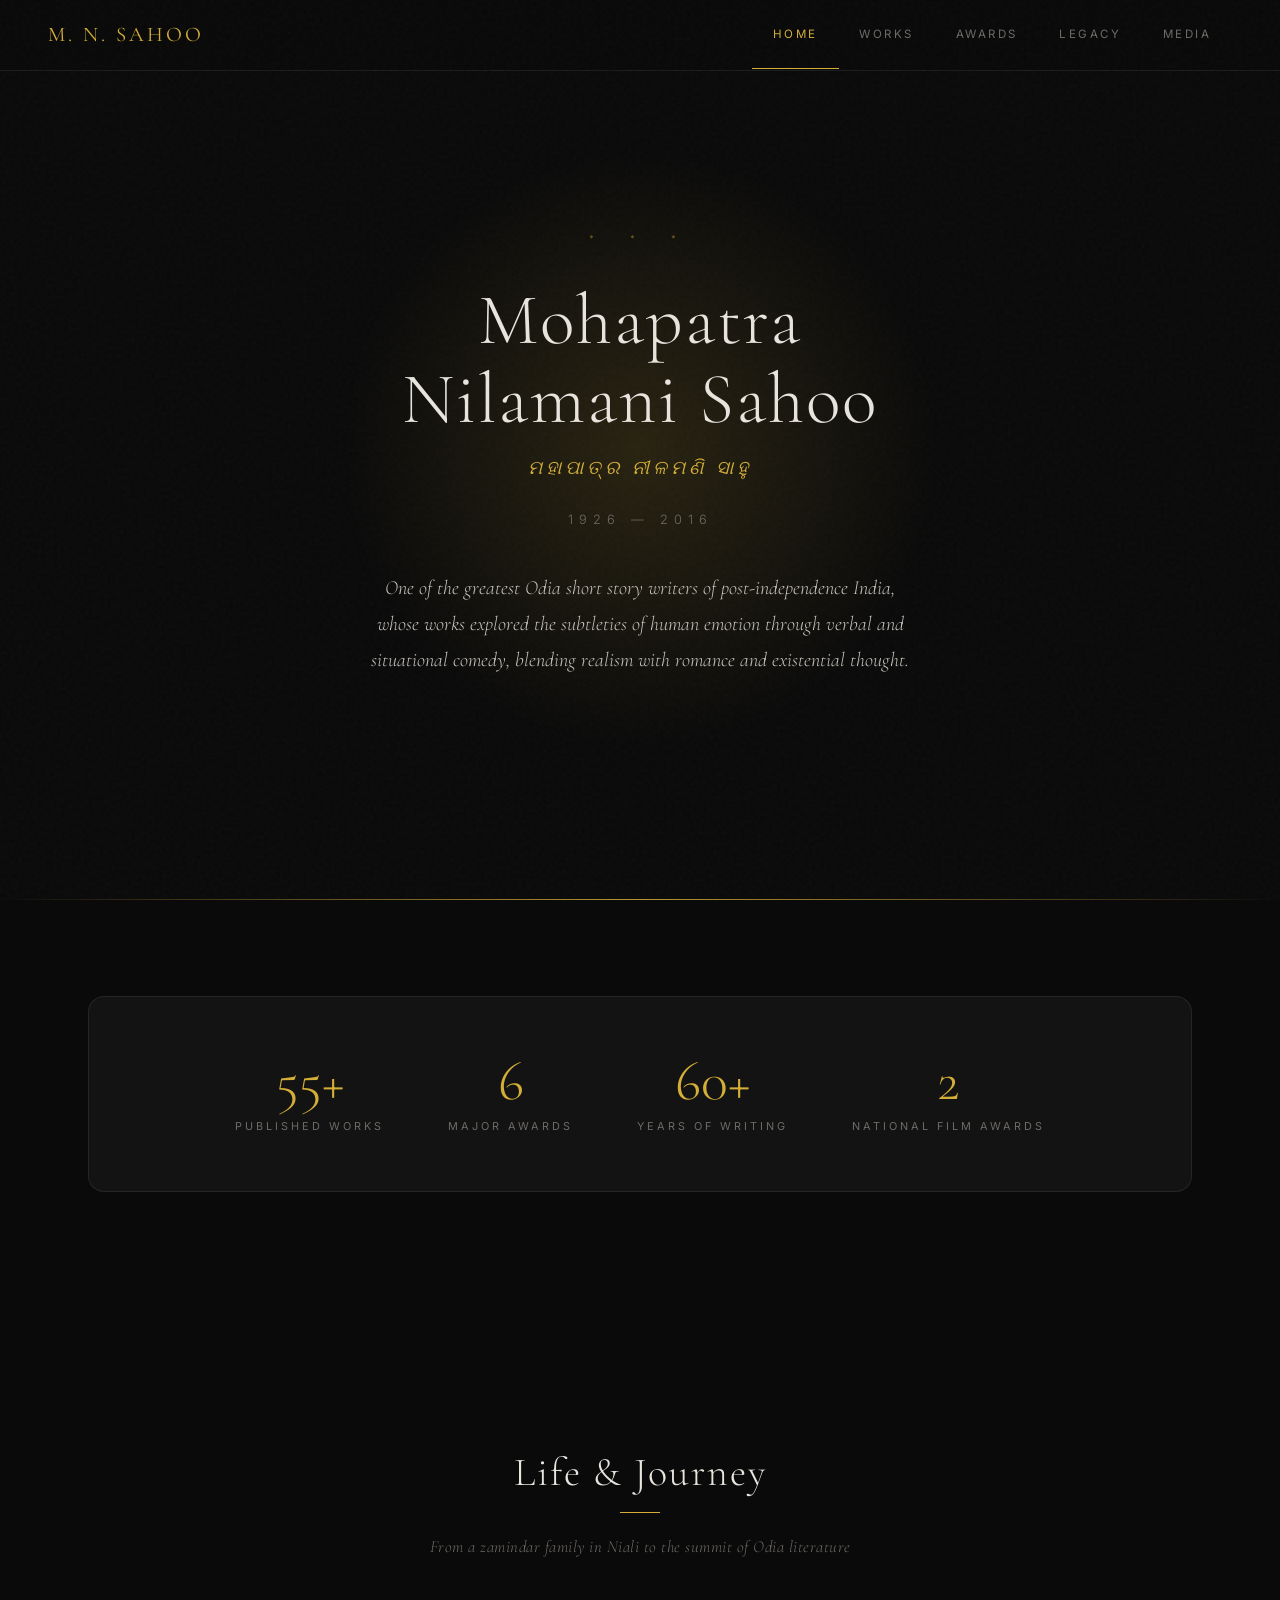
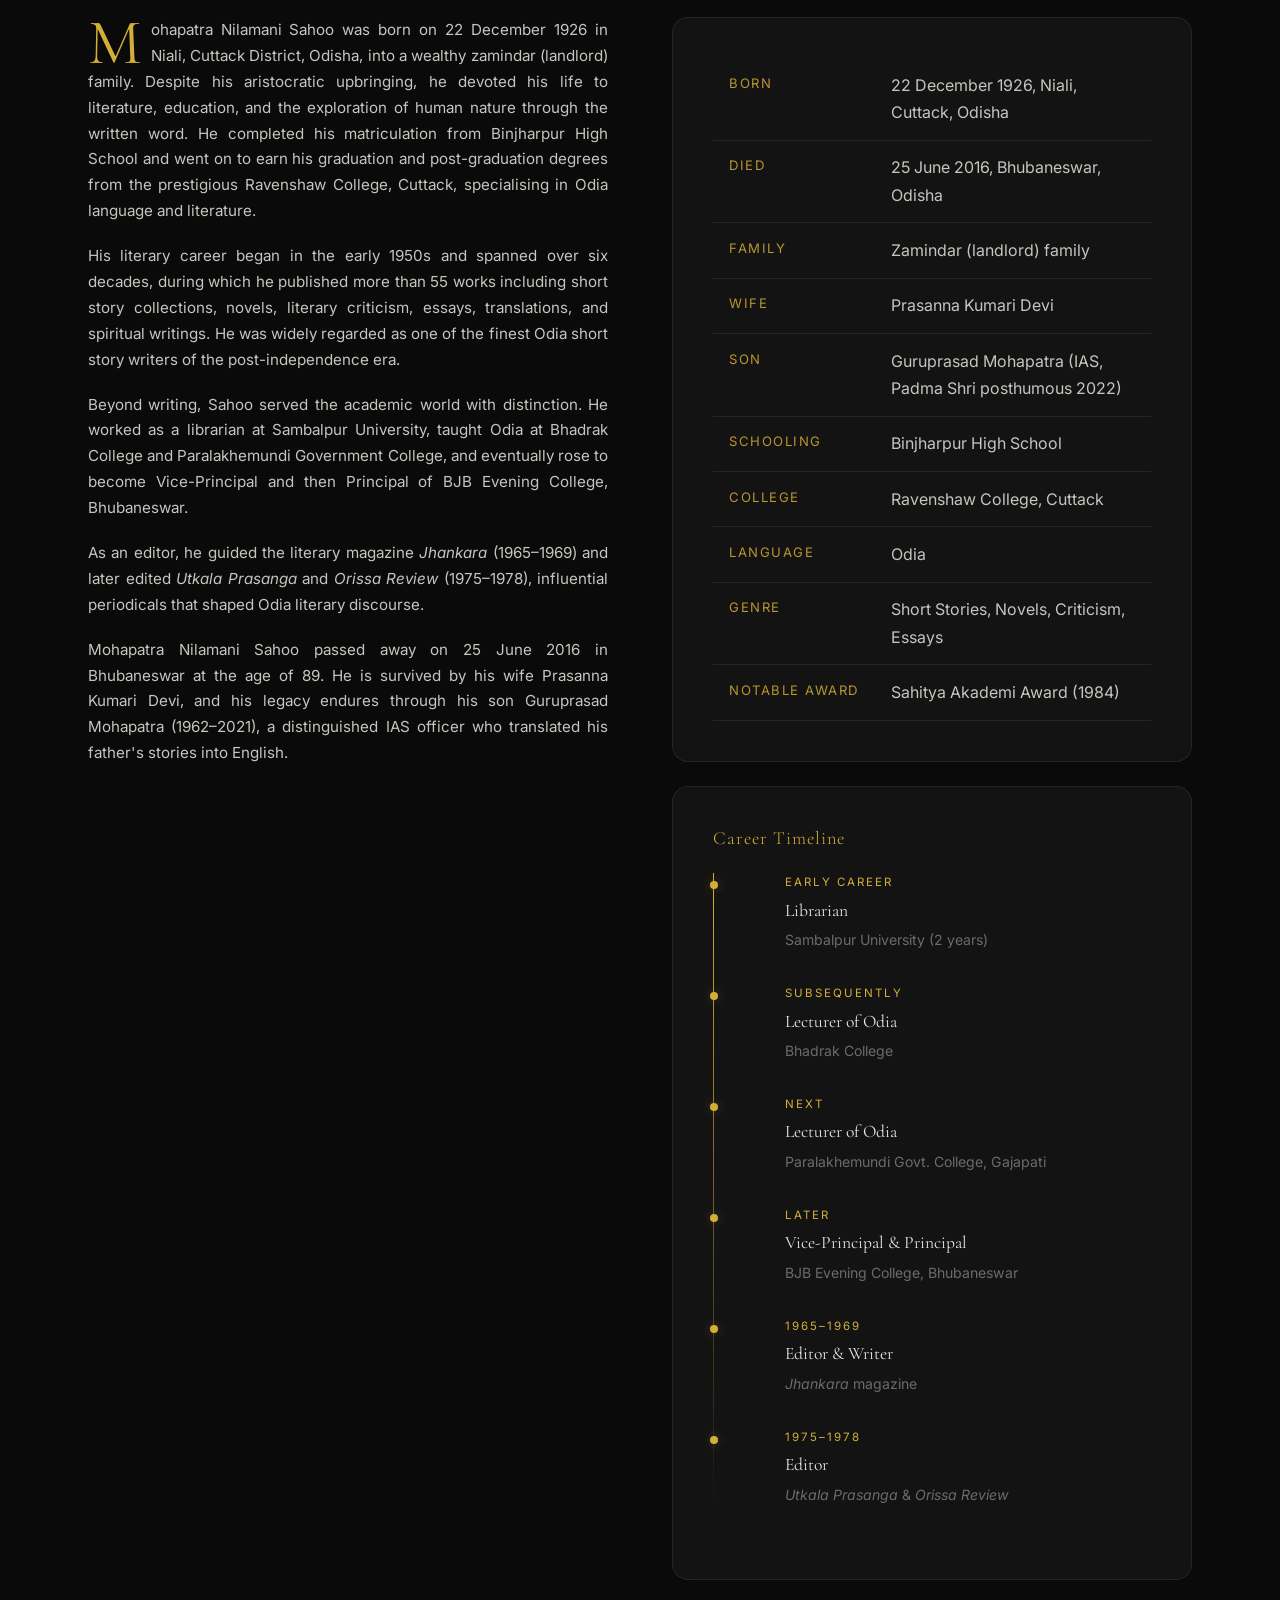
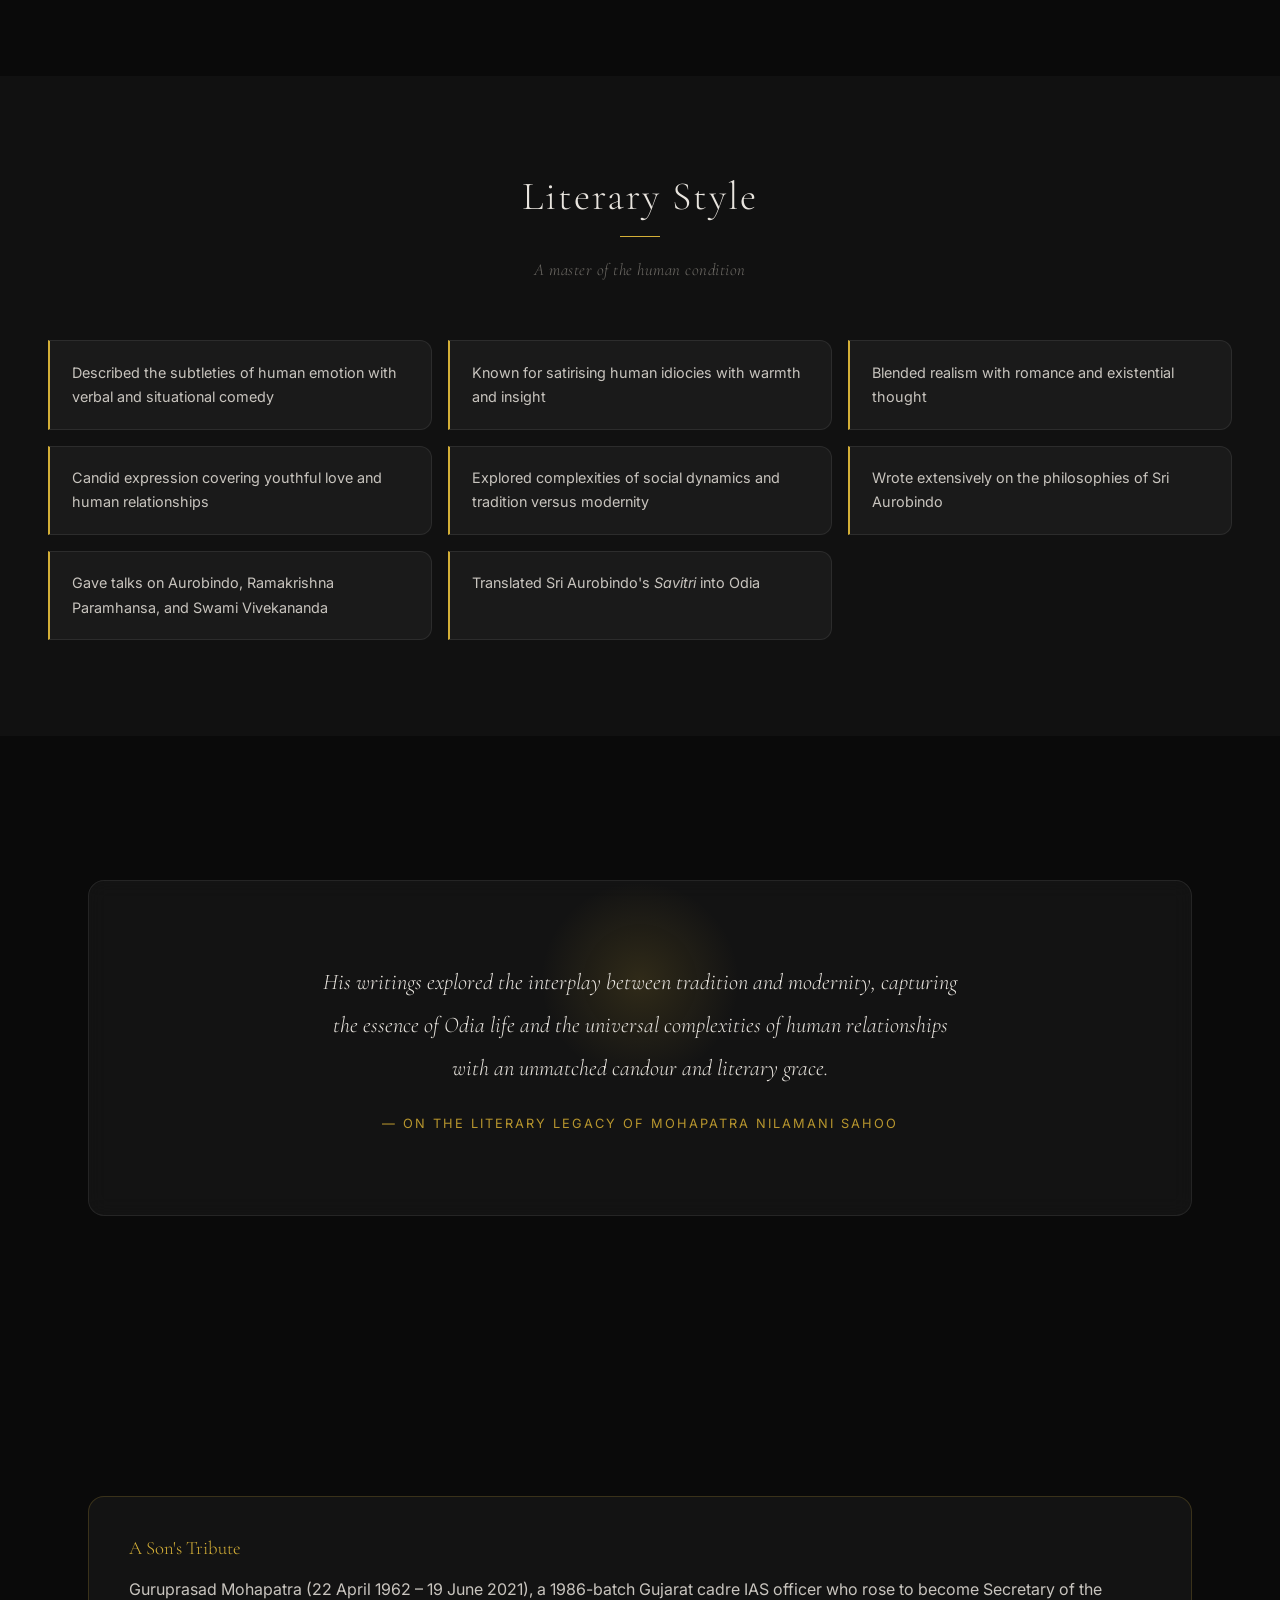
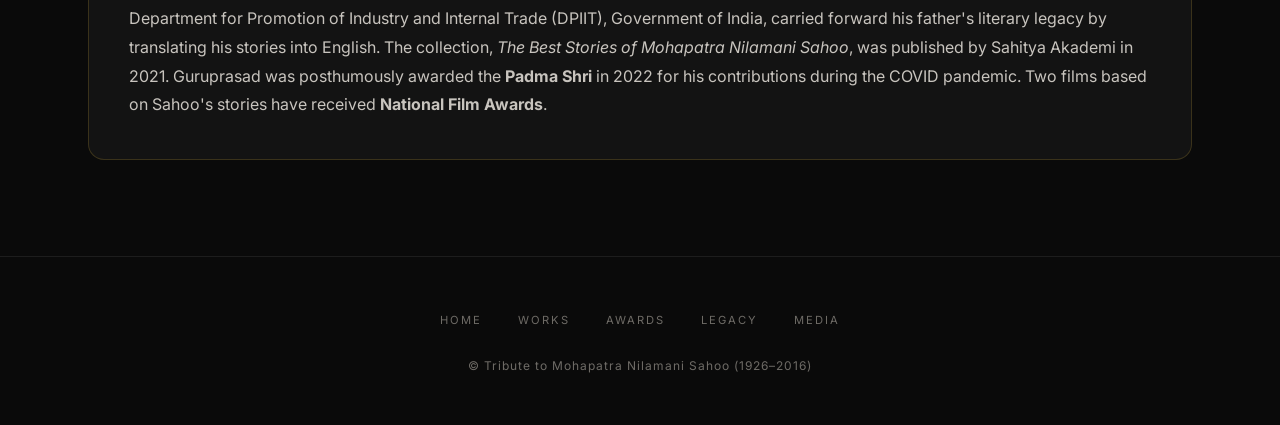
<file: index.html>
<!DOCTYPE html>
<html lang="en">
<head>
  <meta charset="UTF-8">
  <meta name="viewport" content="width=device-width, initial-scale=1.0">
  <title>Mohapatra Nilamani Sahoo — Legendary Odia Litterateur</title>
  <meta name="description" content="Official tribute website of Mohapatra Nilamani Sahoo (1926–2016), one of the greatest Odia short story writers of post-independence India.">
  <meta name="theme-color" content="#0A0A0A">
  <link rel="preconnect" href="https://fonts.googleapis.com">
  <link rel="preconnect" href="https://fonts.gstatic.com" crossorigin>
  <link href="https://fonts.googleapis.com/css2?family=Cormorant+Garamond:ital,wght@0,300;0,400;0,600;1,300;1,400&family=Inter:wght@300;400;500&display=swap" rel="stylesheet">
  <link rel="stylesheet" href="styles.css">
</head>
<body>

  <!-- HEADER -->
  <header class="site-header">
    <div class="header-inner">
      <div class="site-logo">
        <a href="index.html">M. N. Sahoo</a>
      </div>
      <button class="nav-toggle" aria-label="Toggle navigation" onclick="document.querySelector('.main-nav').classList.toggle('open')">
        <span></span><span></span><span></span>
      </button>
      <nav class="main-nav">
        <ul>
          <li><a href="index.html" class="active">Home</a></li>
          <li><a href="works.html">Works</a></li>
          <li><a href="awards.html">Awards</a></li>
          <li><a href="contributions.html">Legacy</a></li>
          <li><a href="videos.html">Media</a></li>
        </ul>
      </nav>
    </div>
  </header>

  <!-- HERO -->
  <section class="hero">
    <div class="hero-content reveal">
      <div class="hero-ornament">&#9670; &#9670; &#9670;</div>
      <h1>Mohapatra<br>Nilamani Sahoo</h1>
      <p class="odia-name">&#x0B2E;&#x0B39;&#x0B3E;&#x0B2A;&#x0B3E;&#x0B24;&#x0B4D;&#x0B30; &#x0B28;&#x0B40;&#x0B33;&#x0B2E;&#x0B23;&#x0B3F; &#x0B38;&#x0B3E;&#x0B39;&#x0B41;</p>
      <p class="dates">1926 &mdash; 2016</p>
      <p class="tagline">
        One of the greatest Odia short story writers of post-independence India,
        whose works explored the subtleties of human emotion through verbal and situational comedy,
        blending realism with romance and existential thought.
      </p>
    </div>
  </section>

  <!-- STATS -->
  <section class="section">
    <div class="stats-bar reveal">
      <div class="stat-item">
        <div class="stat-number">55+</div>
        <div class="stat-label">Published Works</div>
      </div>
      <div class="stat-item">
        <div class="stat-number">6</div>
        <div class="stat-label">Major Awards</div>
      </div>
      <div class="stat-item">
        <div class="stat-number">60+</div>
        <div class="stat-label">Years of Writing</div>
      </div>
      <div class="stat-item">
        <div class="stat-number">2</div>
        <div class="stat-label">National Film Awards</div>
      </div>
    </div>
  </section>

  <!-- BIOGRAPHY -->
  <section class="section" id="biography">
    <h2 class="section-title reveal">Life &amp; Journey</h2>
    <hr class="section-divider">
    <p class="section-subtitle reveal">From a zamindar family in Niali to the summit of Odia literature</p>

    <div class="bio-grid">
      <div class="bio-text reveal">
        <p>Mohapatra Nilamani Sahoo was born on 22 December 1926 in Niali, Cuttack District, Odisha, into a
           wealthy zamindar (landlord) family. Despite his aristocratic upbringing, he devoted his life to
           literature, education, and the exploration of human nature through the written word. He completed
           his matriculation from Binjharpur High School and went on to earn his graduation and post-graduation
           degrees from the prestigious Ravenshaw College, Cuttack, specialising in Odia language and literature.</p>

        <p>His literary career began in the early 1950s and spanned over six decades, during which he published
           more than 55 works including short story collections, novels, literary criticism, essays, translations,
           and spiritual writings. He was widely regarded as one of the finest Odia short story writers of the
           post-independence era.</p>

        <p>Beyond writing, Sahoo served the academic world with distinction. He worked as a librarian at Sambalpur
           University, taught Odia at Bhadrak College and Paralakhemundi Government College, and eventually rose
           to become Vice-Principal and then Principal of BJB Evening College, Bhubaneswar.</p>

        <p>As an editor, he guided the literary magazine <em>Jhankara</em> (1965&ndash;1969) and later edited
           <em>Utkala Prasanga</em> and <em>Orissa Review</em> (1975&ndash;1978), influential periodicals that
           shaped Odia literary discourse.</p>

        <p>Mohapatra Nilamani Sahoo passed away on 25 June 2016 in Bhubaneswar at the age of 89. He is survived
           by his wife Prasanna Kumari Devi, and his legacy endures through his son Guruprasad Mohapatra
           (1962&ndash;2021), a distinguished IAS officer who translated his father's stories into English.</p>
      </div>

      <div class="reveal">
        <div class="card">
          <table class="info-table">
            <tr><td>Born</td><td>22 December 1926, Niali, Cuttack, Odisha</td></tr>
            <tr><td>Died</td><td>25 June 2016, Bhubaneswar, Odisha</td></tr>
            <tr><td>Family</td><td>Zamindar (landlord) family</td></tr>
            <tr><td>Wife</td><td>Prasanna Kumari Devi</td></tr>
            <tr><td>Son</td><td>Guruprasad Mohapatra (IAS, Padma Shri posthumous 2022)</td></tr>
            <tr><td>Schooling</td><td>Binjharpur High School</td></tr>
            <tr><td>College</td><td>Ravenshaw College, Cuttack</td></tr>
            <tr><td>Language</td><td>Odia</td></tr>
            <tr><td>Genre</td><td>Short Stories, Novels, Criticism, Essays</td></tr>
            <tr><td>Notable Award</td><td>Sahitya Akademi Award (1984)</td></tr>
          </table>
        </div>

        <!-- Career Timeline -->
        <div class="card" style="margin-top: 1.5rem;">
          <h3 style="font-size: 1.15rem; margin-bottom: 1.5rem; color: var(--gold); letter-spacing: 1px;">Career Timeline</h3>
          <div class="timeline">
            <div class="timeline-item">
              <div class="timeline-period">Early Career</div>
              <div class="timeline-role">Librarian</div>
              <div class="timeline-detail">Sambalpur University (2 years)</div>
            </div>
            <div class="timeline-item">
              <div class="timeline-period">Subsequently</div>
              <div class="timeline-role">Lecturer of Odia</div>
              <div class="timeline-detail">Bhadrak College</div>
            </div>
            <div class="timeline-item">
              <div class="timeline-period">Next</div>
              <div class="timeline-role">Lecturer of Odia</div>
              <div class="timeline-detail">Paralakhemundi Govt. College, Gajapati</div>
            </div>
            <div class="timeline-item">
              <div class="timeline-period">Later</div>
              <div class="timeline-role">Vice-Principal &amp; Principal</div>
              <div class="timeline-detail">BJB Evening College, Bhubaneswar</div>
            </div>
            <div class="timeline-item">
              <div class="timeline-period">1965–1969</div>
              <div class="timeline-role">Editor &amp; Writer</div>
              <div class="timeline-detail"><em>Jhankara</em> magazine</div>
            </div>
            <div class="timeline-item">
              <div class="timeline-period">1975–1978</div>
              <div class="timeline-role">Editor</div>
              <div class="timeline-detail"><em>Utkala Prasanga</em> &amp; <em>Orissa Review</em></div>
            </div>
          </div>
        </div>
      </div>
    </div>
  </section>

  <!-- LITERARY STYLE -->
  <div class="section-dark">
    <div class="inner">
      <h2 class="section-title reveal">Literary Style</h2>
      <hr class="section-divider">
      <p class="section-subtitle reveal">A master of the human condition</p>

      <ul class="style-list reveal">
        <li>Described the subtleties of human emotion with verbal and situational comedy</li>
        <li>Known for satirising human idiocies with warmth and insight</li>
        <li>Blended realism with romance and existential thought</li>
        <li>Candid expression covering youthful love and human relationships</li>
        <li>Explored complexities of social dynamics and tradition versus modernity</li>
        <li>Wrote extensively on the philosophies of Sri Aurobindo</li>
        <li>Gave talks on Aurobindo, Ramakrishna Paramhansa, and Swami Vivekananda</li>
        <li>Translated Sri Aurobindo's <em>Savitri</em> into Odia</li>
      </ul>
    </div>
  </div>

  <!-- QUOTE -->
  <section class="section">
    <div class="quote-block reveal">
      <blockquote>
        His writings explored the interplay between tradition and modernity, capturing the essence of
        Odia life and the universal complexities of human relationships with an unmatched candour
        and literary grace.
      </blockquote>
      <cite>&mdash; On the literary legacy of Mohapatra Nilamani Sahoo</cite>
    </div>
  </section>

  <!-- SON'S LEGACY -->
  <section class="section">
    <div class="tribute-box reveal">
      <h3>A Son's Tribute</h3>
      <p>Guruprasad Mohapatra (22 April 1962 &ndash; 19 June 2021), a 1986-batch Gujarat cadre IAS officer who
         rose to become Secretary of the Department for Promotion of Industry and Internal Trade (DPIIT),
         Government of India, carried forward his father's literary legacy by translating his stories into
         English. The collection, <em>The Best Stories of Mohapatra Nilamani Sahoo</em>, was published by
         Sahitya Akademi in 2021. Guruprasad was posthumously awarded the <strong>Padma Shri</strong> in 2022
         for his contributions during the COVID pandemic. Two films based on Sahoo's stories have received
         <strong>National Film Awards</strong>.</p>
    </div>
  </section>

  <!-- FOOTER -->
  <footer class="site-footer">
    <nav class="footer-nav">
      <a href="index.html">Home</a>
      <a href="works.html">Works</a>
      <a href="awards.html">Awards</a>
      <a href="contributions.html">Legacy</a>
      <a href="videos.html">Media</a>
    </nav>
    <p>&copy; Tribute to Mohapatra Nilamani Sahoo (1926&ndash;2016)</p>
  </footer>

  <!-- SCROLL REVEAL SCRIPT -->
  <script>
    const observer = new IntersectionObserver((entries) => {
      entries.forEach(entry => {
        if (entry.isIntersecting) {
          entry.target.classList.add('visible');
        }
      });
    }, { threshold: 0.1, rootMargin: '0px 0px -50px 0px' });

    document.querySelectorAll('.reveal').forEach(el => observer.observe(el));
  </script>

</body>
</html>
</file>
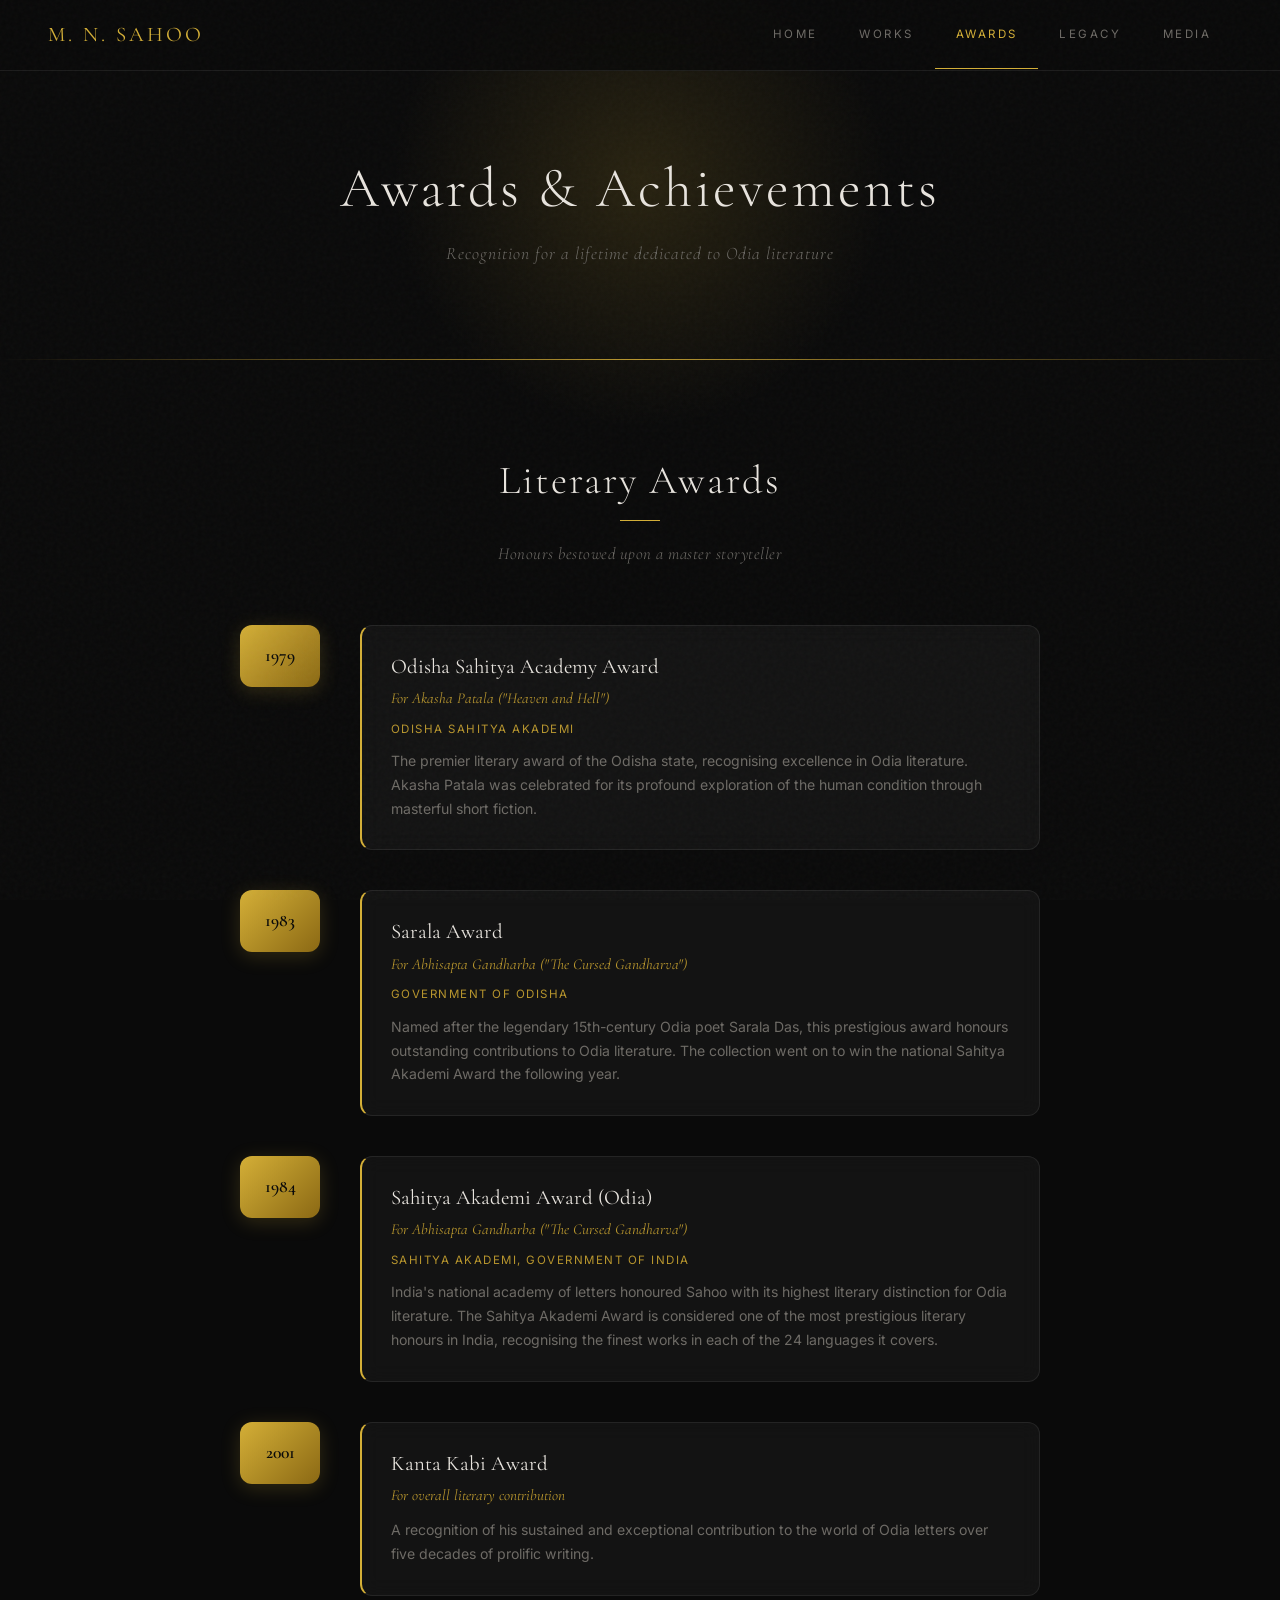
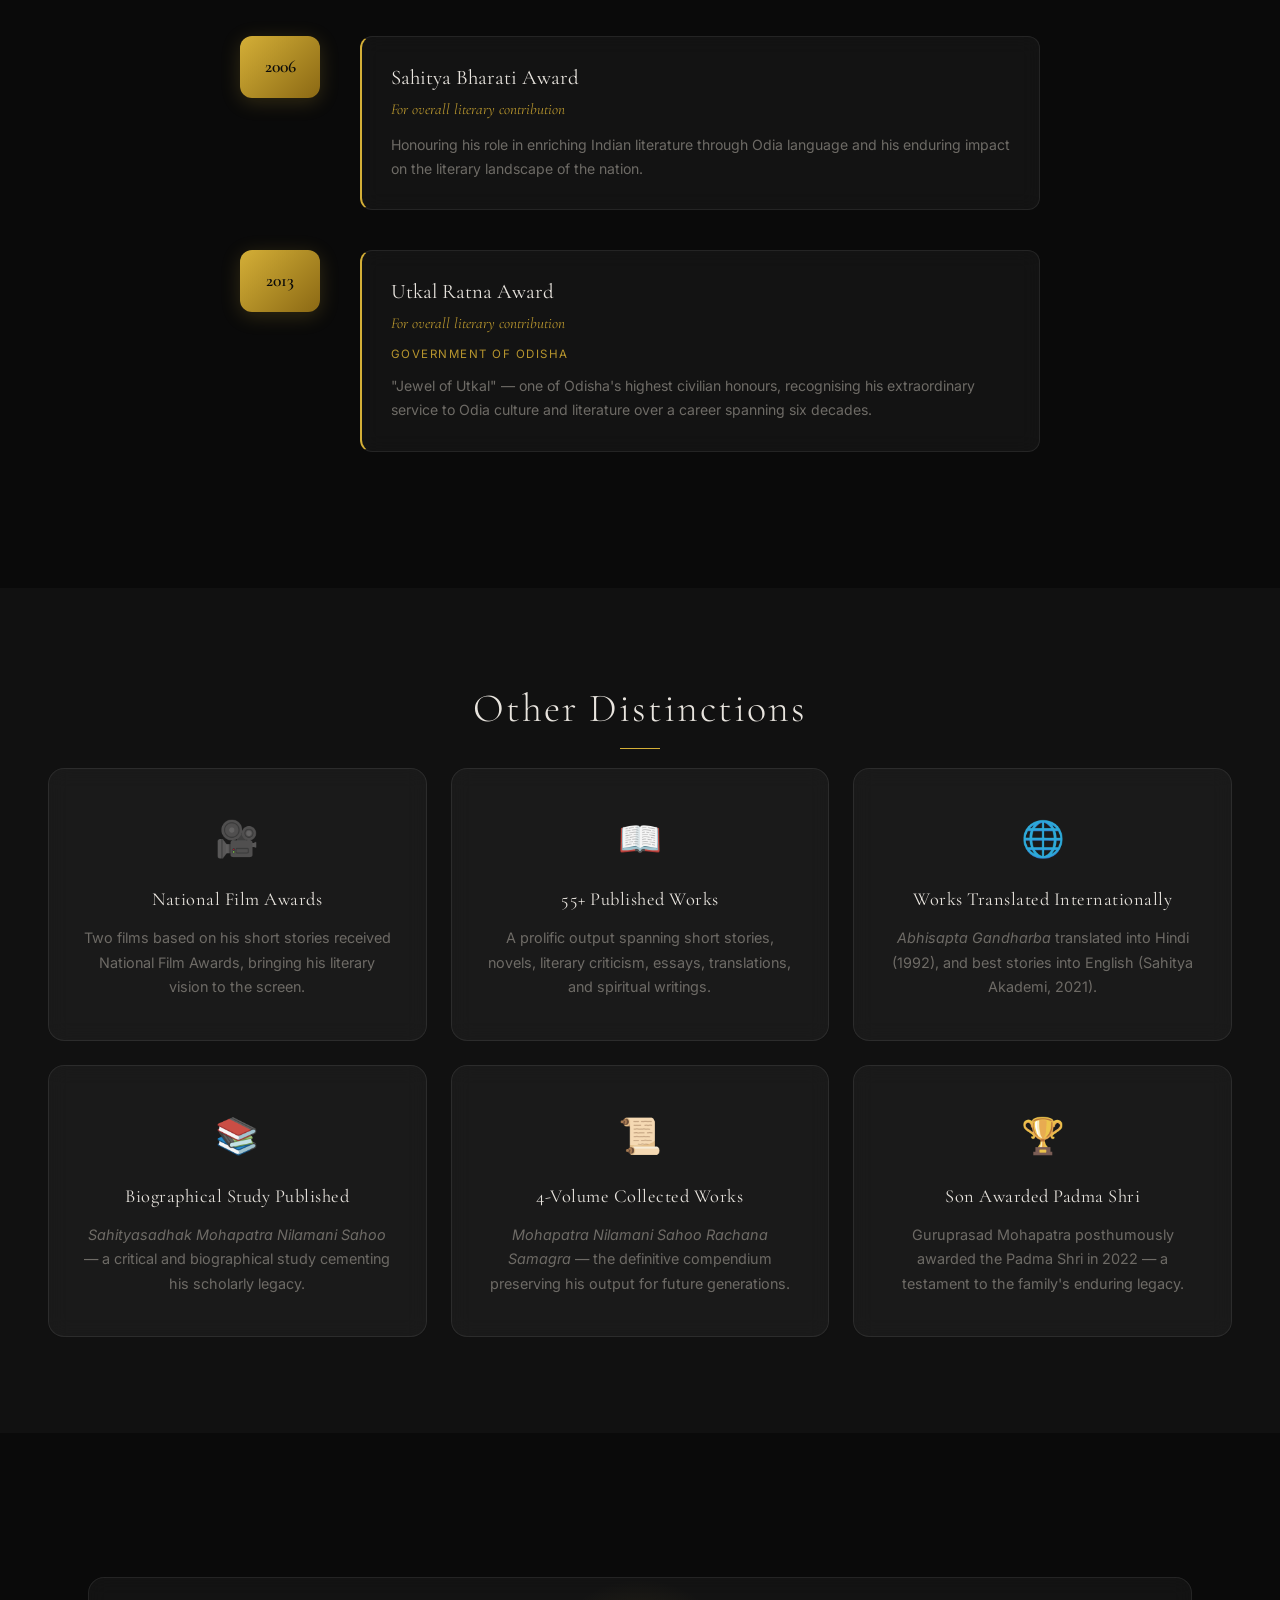
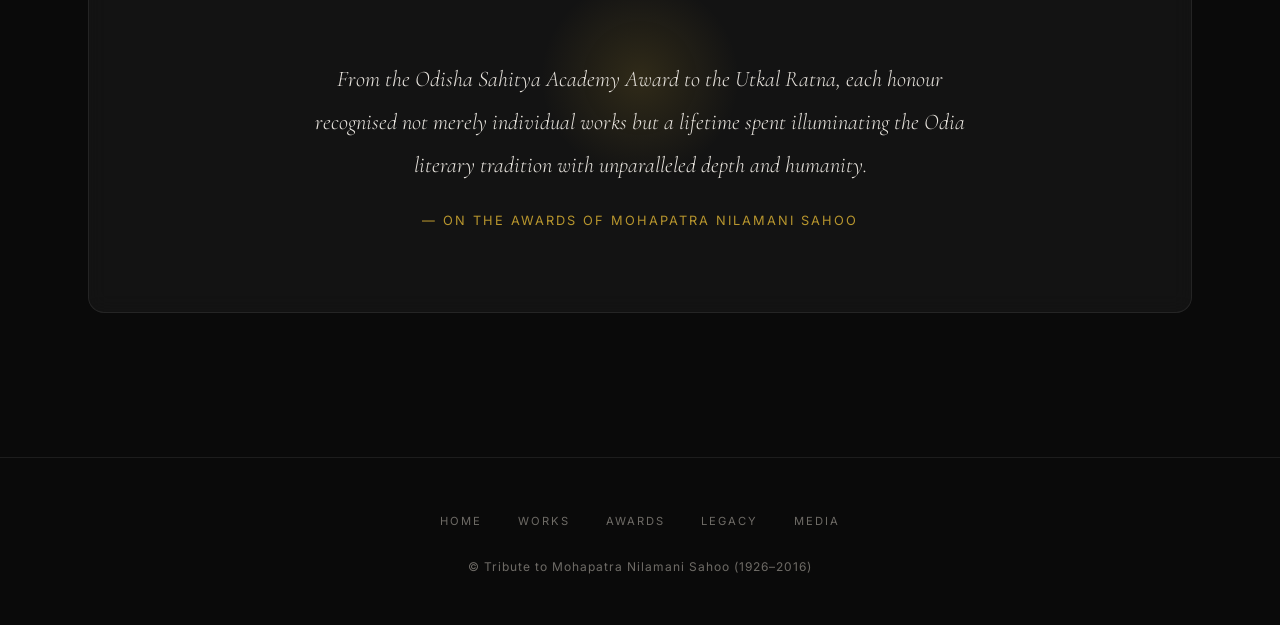
<file: awards.html>
<!DOCTYPE html>
<html lang="en">
<head>
  <meta charset="UTF-8">
  <meta name="viewport" content="width=device-width, initial-scale=1.0">
  <title>Awards &amp; Achievements — Mohapatra Nilamani Sahoo</title>
  <meta name="description" content="Awards and achievements of Mohapatra Nilamani Sahoo.">
  <meta name="theme-color" content="#0A0A0A">
  <link rel="preconnect" href="https://fonts.googleapis.com">
  <link rel="preconnect" href="https://fonts.gstatic.com" crossorigin>
  <link href="https://fonts.googleapis.com/css2?family=Cormorant+Garamond:ital,wght@0,300;0,400;0,600;1,300;1,400&family=Inter:wght@300;400;500&display=swap" rel="stylesheet">
  <link rel="stylesheet" href="styles.css">
</head>
<body>

  <!-- HEADER -->
  <header class="site-header">
    <div class="header-inner">
      <div class="site-logo">
        <a href="index.html">M. N. Sahoo</a>
      </div>
      <button class="nav-toggle" aria-label="Toggle navigation" onclick="document.querySelector('.main-nav').classList.toggle('open')">
        <span></span><span></span><span></span>
      </button>
      <nav class="main-nav">
        <ul>
          <li><a href="index.html">Home</a></li>
          <li><a href="works.html">Works</a></li>
          <li><a href="awards.html" class="active">Awards</a></li>
          <li><a href="contributions.html">Legacy</a></li>
          <li><a href="videos.html">Media</a></li>
        </ul>
      </nav>
    </div>
  </header>

  <!-- PAGE HERO -->
  <section class="page-hero">
    <h1>Awards &amp; Achievements</h1>
    <p class="page-subtitle">Recognition for a lifetime dedicated to Odia literature</p>
  </section>

  <!-- AWARDS -->
  <section class="section">
    <h2 class="section-title reveal">Literary Awards</h2>
    <hr class="section-divider">
    <p class="section-subtitle reveal">Honours bestowed upon a master storyteller</p>

    <div class="awards-timeline" id="awards-timeline">
      <div class="loading-spinner">
        <div class="spinner"></div>
        <p>Loading awards&hellip;</p>
      </div>
    </div>
  </section>

  <!-- OTHER ACHIEVEMENTS -->
  <div class="section-dark">
    <div class="inner">
      <h2 class="section-title reveal">Other Distinctions</h2>
      <hr class="section-divider">

      <div class="contrib-grid">
        <div class="contrib-card reveal">
          <span class="contrib-icon">&#127909;</span>
          <h3>National Film Awards</h3>
          <p>Two films based on his short stories received National Film Awards, bringing his literary vision to the screen.</p>
        </div>
        <div class="contrib-card reveal">
          <span class="contrib-icon">&#128214;</span>
          <h3>55+ Published Works</h3>
          <p>A prolific output spanning short stories, novels, literary criticism, essays, translations, and spiritual writings.</p>
        </div>
        <div class="contrib-card reveal">
          <span class="contrib-icon">&#127760;</span>
          <h3>Works Translated Internationally</h3>
          <p><em>Abhisapta Gandharba</em> translated into Hindi (1992), and best stories into English (Sahitya Akademi, 2021).</p>
        </div>
        <div class="contrib-card reveal">
          <span class="contrib-icon">&#128218;</span>
          <h3>Biographical Study Published</h3>
          <p><em>Sahityasadhak Mohapatra Nilamani Sahoo</em> — a critical and biographical study cementing his scholarly legacy.</p>
        </div>
        <div class="contrib-card reveal">
          <span class="contrib-icon">&#128220;</span>
          <h3>4-Volume Collected Works</h3>
          <p><em>Mohapatra Nilamani Sahoo Rachana Samagra</em> — the definitive compendium preserving his output for future generations.</p>
        </div>
        <div class="contrib-card reveal">
          <span class="contrib-icon">&#127942;</span>
          <h3>Son Awarded Padma Shri</h3>
          <p>Guruprasad Mohapatra posthumously awarded the Padma Shri in 2022 — a testament to the family's enduring legacy.</p>
        </div>
      </div>
    </div>
  </div>

  <!-- QUOTE -->
  <section class="section">
    <div class="quote-block reveal">
      <blockquote>
        From the Odisha Sahitya Academy Award to the Utkal Ratna, each honour recognised
        not merely individual works but a lifetime spent illuminating the Odia literary tradition
        with unparalleled depth and humanity.
      </blockquote>
      <cite>&mdash; On the awards of Mohapatra Nilamani Sahoo</cite>
    </div>
  </section>

  <!-- FOOTER -->
  <footer class="site-footer">
    <nav class="footer-nav">
      <a href="index.html">Home</a>
      <a href="works.html">Works</a>
      <a href="awards.html">Awards</a>
      <a href="contributions.html">Legacy</a>
      <a href="videos.html">Media</a>
    </nav>
    <p>&copy; Tribute to Mohapatra Nilamani Sahoo (1926&ndash;2016)</p>
  </footer>

  <script>
    function renderAward(item) {
      const desc = item.description ? `<p style="margin-top:0.6rem;font-size:0.88rem;color:var(--text-dim);">${item.description}</p>` : '';
      const presenter = item.presentedBy ? `<p style="font-size:0.72rem;color:var(--gold-dim);margin-top:0.5rem;letter-spacing:1.5px;text-transform:uppercase;">${item.presentedBy}</p>` : '';
      return `
        <div class="award-item reveal">
          <div class="award-year-badge">${item.year}</div>
          <div class="award-content">
            <h3>${item.award}</h3>
            <p class="award-for">${item.awardedFor}</p>
            ${presenter}${desc}
          </div>
        </div>`;
    }

    function renderAwards(data) {
      const sorted = [...data].sort((a, b) => parseInt(a.year) - parseInt(b.year));
      document.getElementById('awards-timeline').innerHTML = sorted.map(renderAward).join('');
      document.querySelectorAll('.reveal').forEach(el => observer.observe(el));
    }

    const observer = new IntersectionObserver((entries) => {
      entries.forEach(e => { if (e.isIntersecting) e.target.classList.add('visible'); });
    }, { threshold: 0.1, rootMargin: '0px 0px -50px 0px' });
    document.querySelectorAll('.reveal').forEach(el => observer.observe(el));

    (async function() {
      try {
        const resp = await fetch('data/awards.json');
        if (!resp.ok) throw new Error('Failed to load awards data');
        renderAwards(await resp.json());
      } catch (err) {
        document.getElementById('awards-timeline').innerHTML = `<p style="text-align:center;color:var(--accent);">Unable to load awards.</p>`;
      }
    })();
  </script>
</body>
</html>
</file>
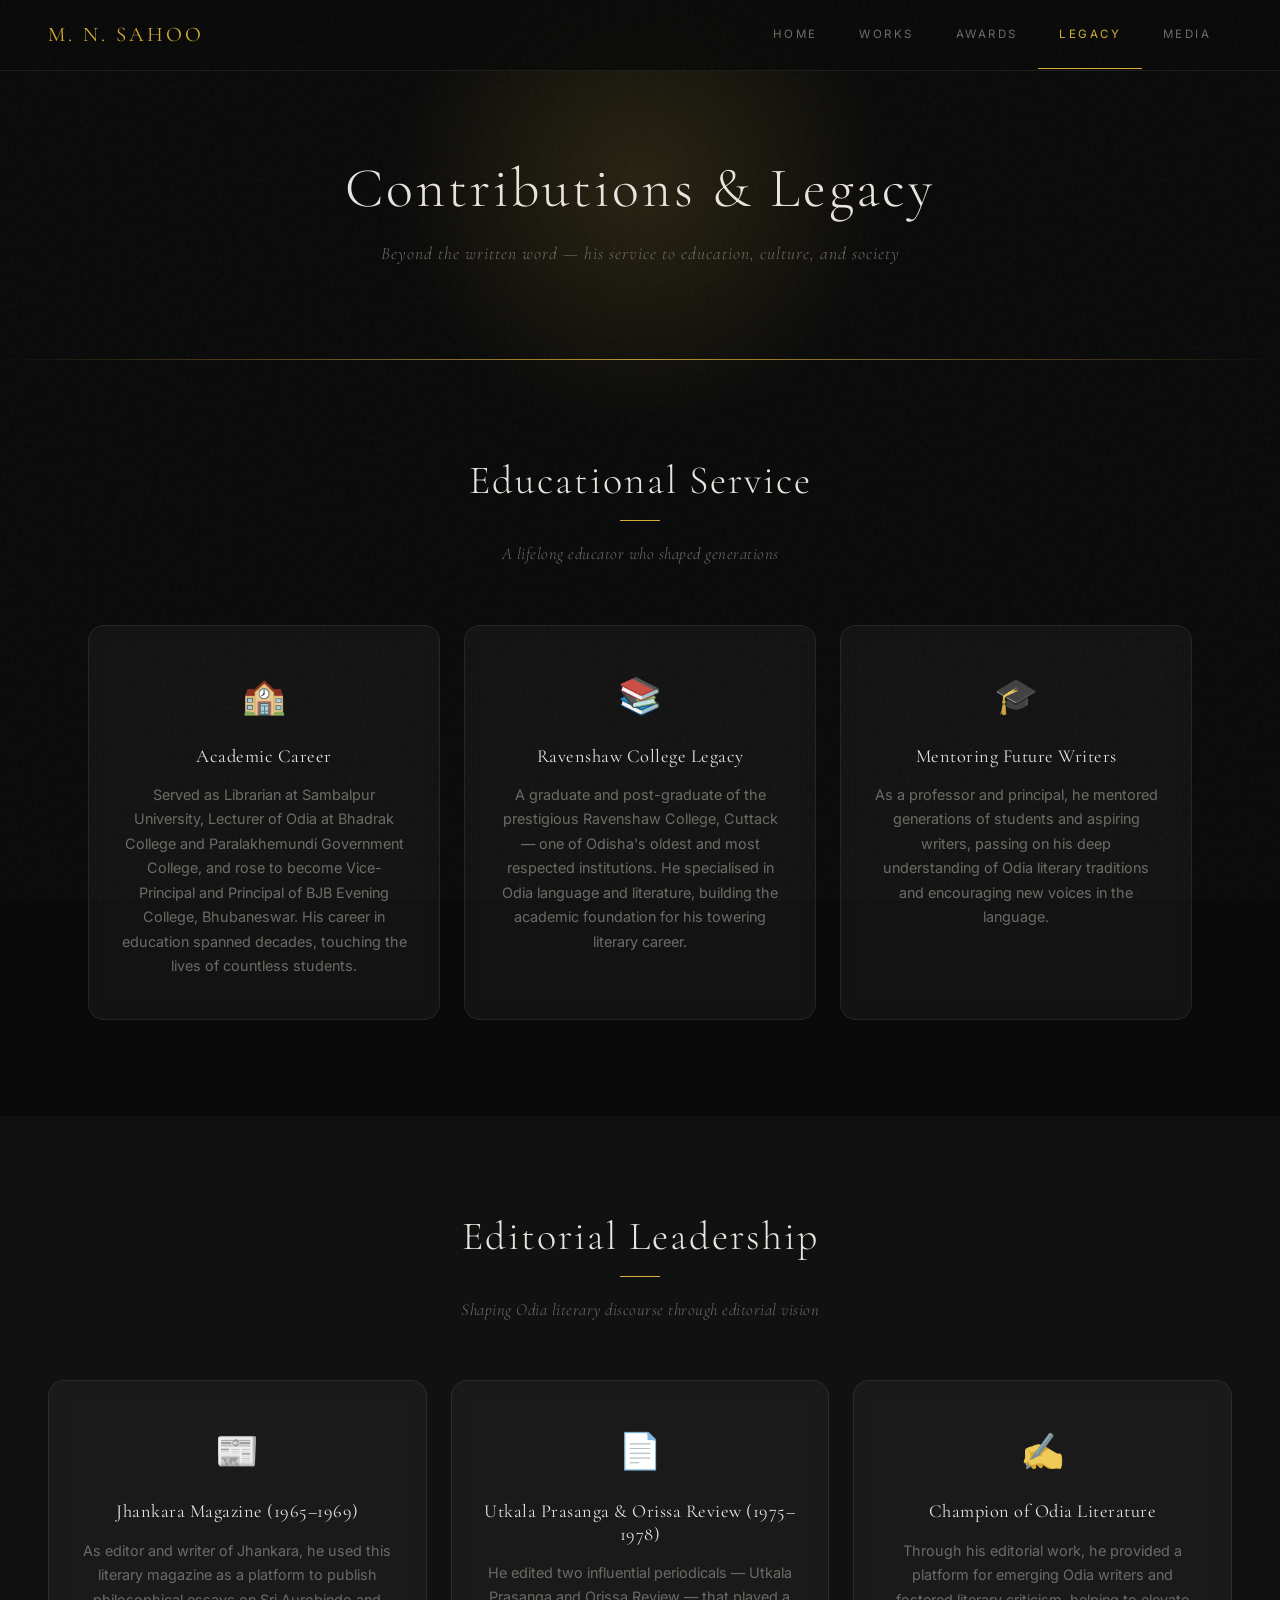
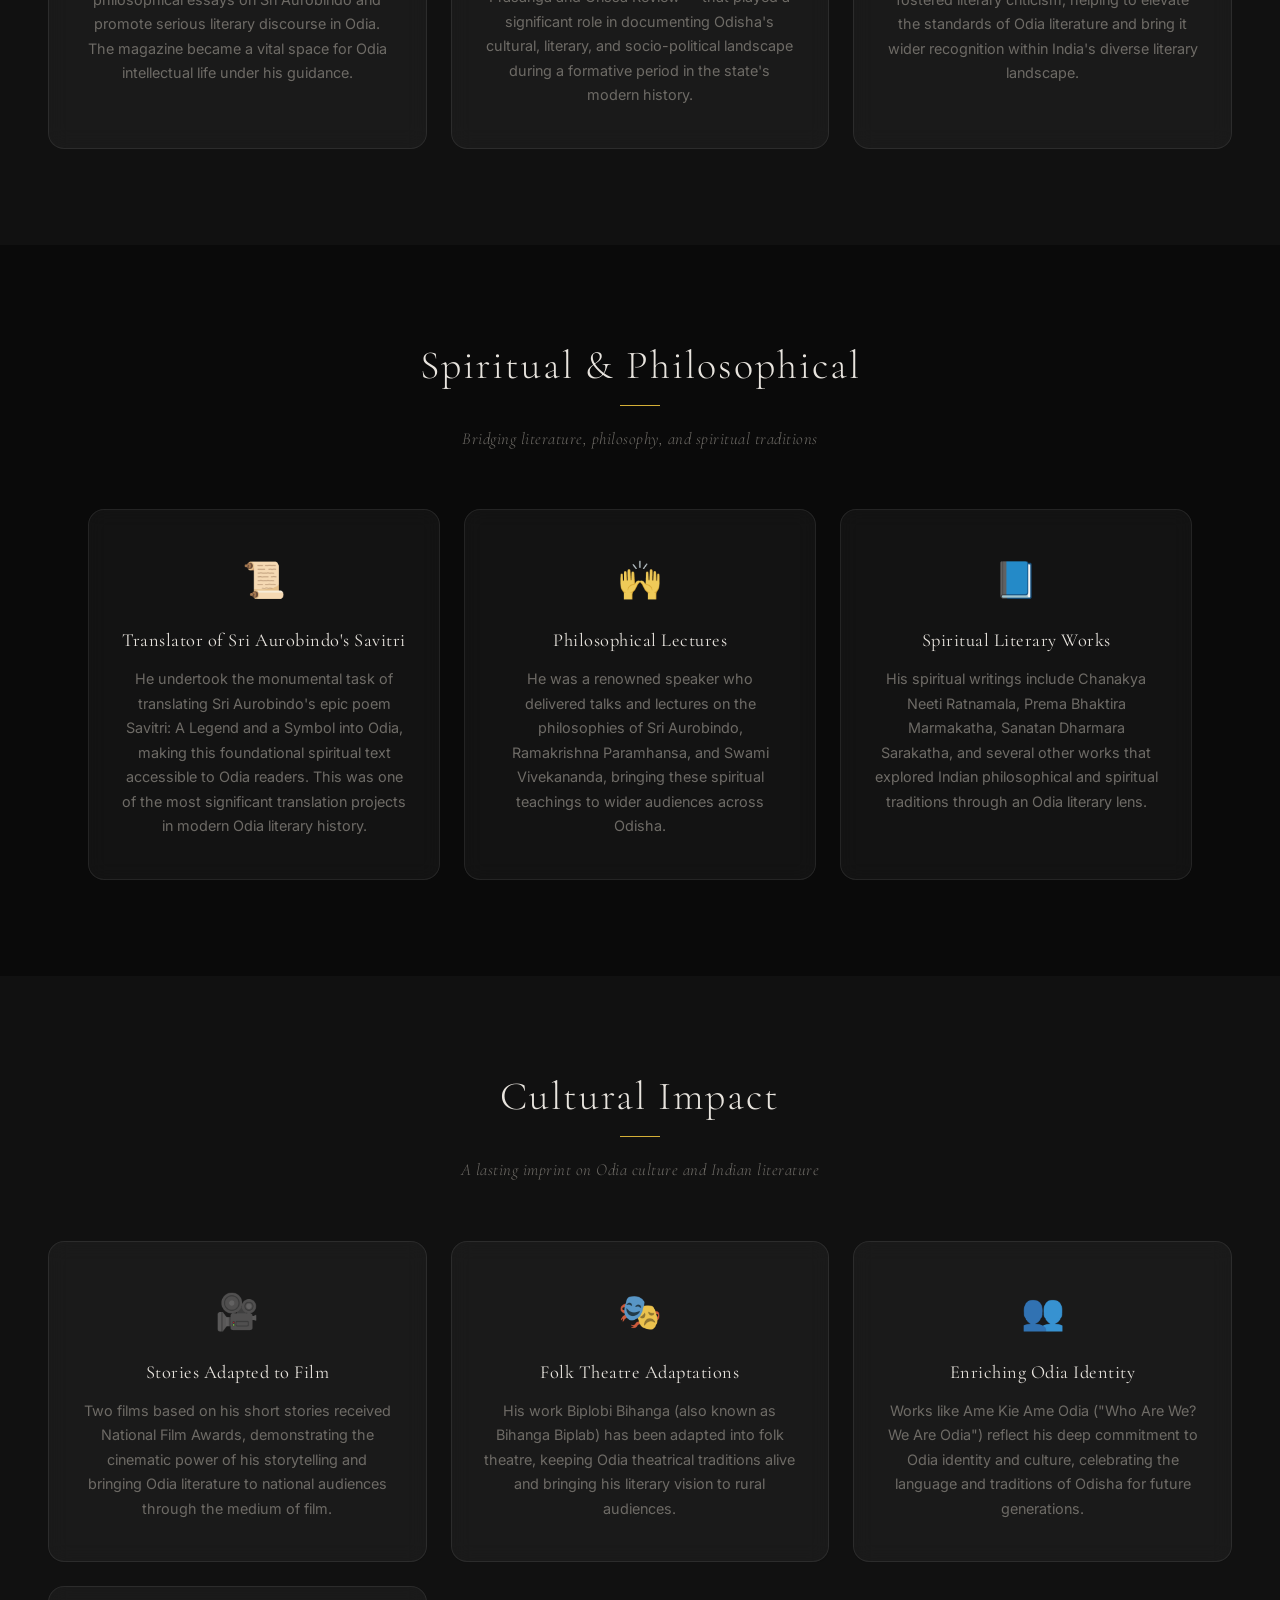
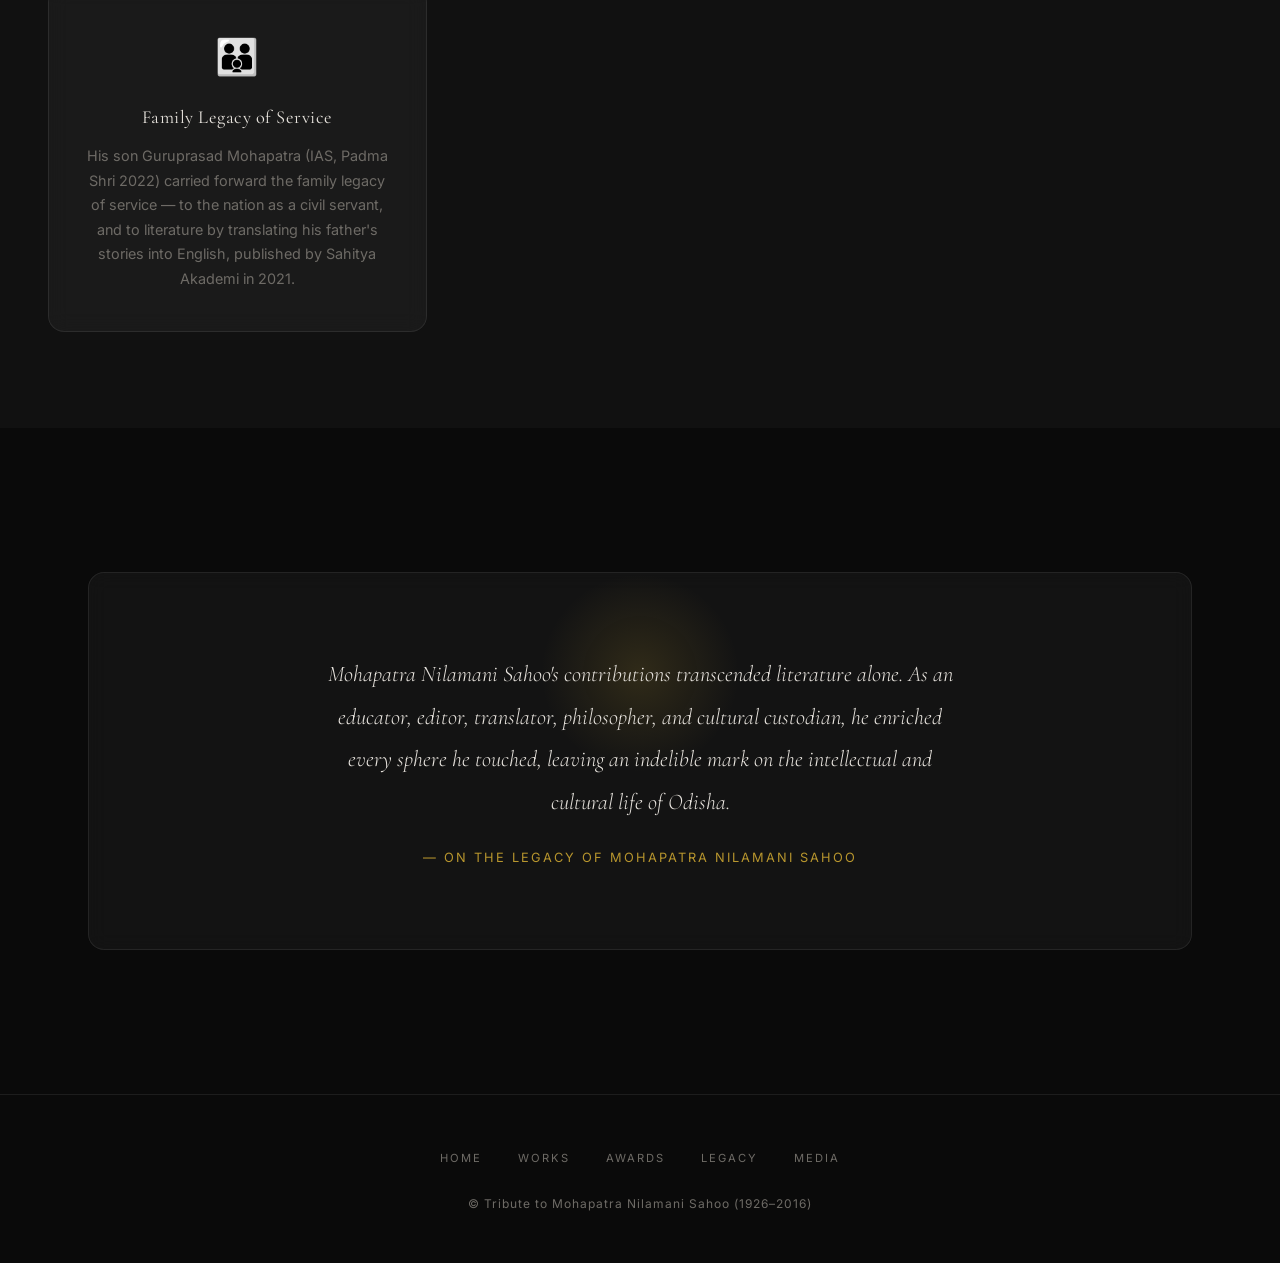
<file: contributions.html>
<!DOCTYPE html>
<html lang="en">
<head>
  <meta charset="UTF-8">
  <meta name="viewport" content="width=device-width, initial-scale=1.0">
  <title>Contributions &amp; Legacy — Mohapatra Nilamani Sahoo</title>
  <meta name="description" content="Contributions and legacy of Mohapatra Nilamani Sahoo.">
  <meta name="theme-color" content="#0A0A0A">
  <link rel="preconnect" href="https://fonts.googleapis.com">
  <link rel="preconnect" href="https://fonts.gstatic.com" crossorigin>
  <link href="https://fonts.googleapis.com/css2?family=Cormorant+Garamond:ital,wght@0,300;0,400;0,600;1,300;1,400&family=Inter:wght@300;400;500&display=swap" rel="stylesheet">
  <link rel="stylesheet" href="styles.css">
</head>
<body>

  <!-- HEADER -->
  <header class="site-header">
    <div class="header-inner">
      <div class="site-logo">
        <a href="index.html">M. N. Sahoo</a>
      </div>
      <button class="nav-toggle" aria-label="Toggle navigation" onclick="document.querySelector('.main-nav').classList.toggle('open')">
        <span></span><span></span><span></span>
      </button>
      <nav class="main-nav">
        <ul>
          <li><a href="index.html">Home</a></li>
          <li><a href="works.html">Works</a></li>
          <li><a href="awards.html">Awards</a></li>
          <li><a href="contributions.html" class="active">Legacy</a></li>
          <li><a href="videos.html">Media</a></li>
        </ul>
      </nav>
    </div>
  </header>

  <!-- PAGE HERO -->
  <section class="page-hero">
    <h1>Contributions &amp; Legacy</h1>
    <p class="page-subtitle">Beyond the written word &mdash; his service to education, culture, and society</p>
  </section>

  <!-- DYNAMIC CONTRIBUTIONS CONTENT -->
  <div id="contributions-content">
    <div class="loading-spinner">
      <div class="spinner"></div>
      <p>Loading contributions&hellip;</p>
    </div>
  </div>

  <!-- QUOTE -->
  <section class="section">
    <div class="quote-block reveal">
      <blockquote>
        Mohapatra Nilamani Sahoo's contributions transcended literature alone. As an educator,
        editor, translator, philosopher, and cultural custodian, he enriched every sphere he touched,
        leaving an indelible mark on the intellectual and cultural life of Odisha.
      </blockquote>
      <cite>&mdash; On the legacy of Mohapatra Nilamani Sahoo</cite>
    </div>
  </section>

  <!-- FOOTER -->
  <footer class="site-footer">
    <nav class="footer-nav">
      <a href="index.html">Home</a>
      <a href="works.html">Works</a>
      <a href="awards.html">Awards</a>
      <a href="contributions.html">Legacy</a>
      <a href="videos.html">Media</a>
    </nav>
    <p>&copy; Tribute to Mohapatra Nilamani Sahoo (1926&ndash;2016)</p>
  </footer>

  <script>
    const CATEGORY_TITLES = {
      'Education':         { section: 'Educational Service', subtitle: 'A lifelong educator who shaped generations', dark: false },
      'Editorial':         { section: 'Editorial Leadership', subtitle: 'Shaping Odia literary discourse through editorial vision', dark: true },
      'Spiritual':         { section: 'Spiritual & Philosophical', subtitle: 'Bridging literature, philosophy, and spiritual traditions', dark: false },
      'Cultural':          { section: 'Cultural Impact', subtitle: 'A lasting imprint on Odia culture and Indian literature', dark: true },
      'Literary Movement': { section: 'Literary Innovation', subtitle: 'Pioneering new forms in Odia storytelling', dark: false },
    };

    const DEFAULT_ICONS = { 'Education': '&#127979;', 'Editorial': '&#128240;', 'Spiritual': '&#128220;', 'Cultural': '&#127909;', 'Literary Movement': '&#128218;' };

    function renderContribCard(item) {
      const icon = item.icon || DEFAULT_ICONS[item.category] || '&#128214;';
      return `<div class="contrib-card reveal"><span class="contrib-icon">${icon}</span><h3>${item.title}</h3><p>${item.description}</p></div>`;
    }

    function renderContribSection(catName, items, meta) {
      const title = meta ? meta.section : catName;
      const subtitle = meta ? meta.subtitle : '';
      const isDark = meta ? meta.dark : false;
      let inner = `<h2 class="section-title reveal">${title}</h2><hr class="section-divider">${subtitle ? `<p class="section-subtitle reveal">${subtitle}</p>` : ''}<div class="contrib-grid">${items.map(renderContribCard).join('')}</div>`;
      if (isDark) return `<div class="section-dark"><div class="inner">${inner}</div></div>`;
      return `<section class="section">${inner}</section>`;
    }

    function renderAll(data) {
      const catOrder = []; const groups = {};
      data.forEach(item => { if (!groups[item.category]) { groups[item.category] = []; catOrder.push(item.category); } groups[item.category].push(item); });
      document.getElementById('contributions-content').innerHTML = catOrder.map(cat => renderContribSection(cat, groups[cat], CATEGORY_TITLES[cat])).join('');
      document.querySelectorAll('.reveal').forEach(el => observer.observe(el));
    }

    const observer = new IntersectionObserver((entries) => {
      entries.forEach(e => { if (e.isIntersecting) e.target.classList.add('visible'); });
    }, { threshold: 0.1, rootMargin: '0px 0px -50px 0px' });
    document.querySelectorAll('.reveal').forEach(el => observer.observe(el));

    (async function() {
      try {
        const resp = await fetch('data/contributions.json');
        if (!resp.ok) throw new Error('Failed to load contributions data');
        renderAll(await resp.json());
      } catch (err) {
        document.getElementById('contributions-content').innerHTML = `<div class="section"><p style="text-align:center;color:var(--accent);">Unable to load contributions data.</p></div>`;
      }
    })();
  </script>
</body>
</html>
</file>
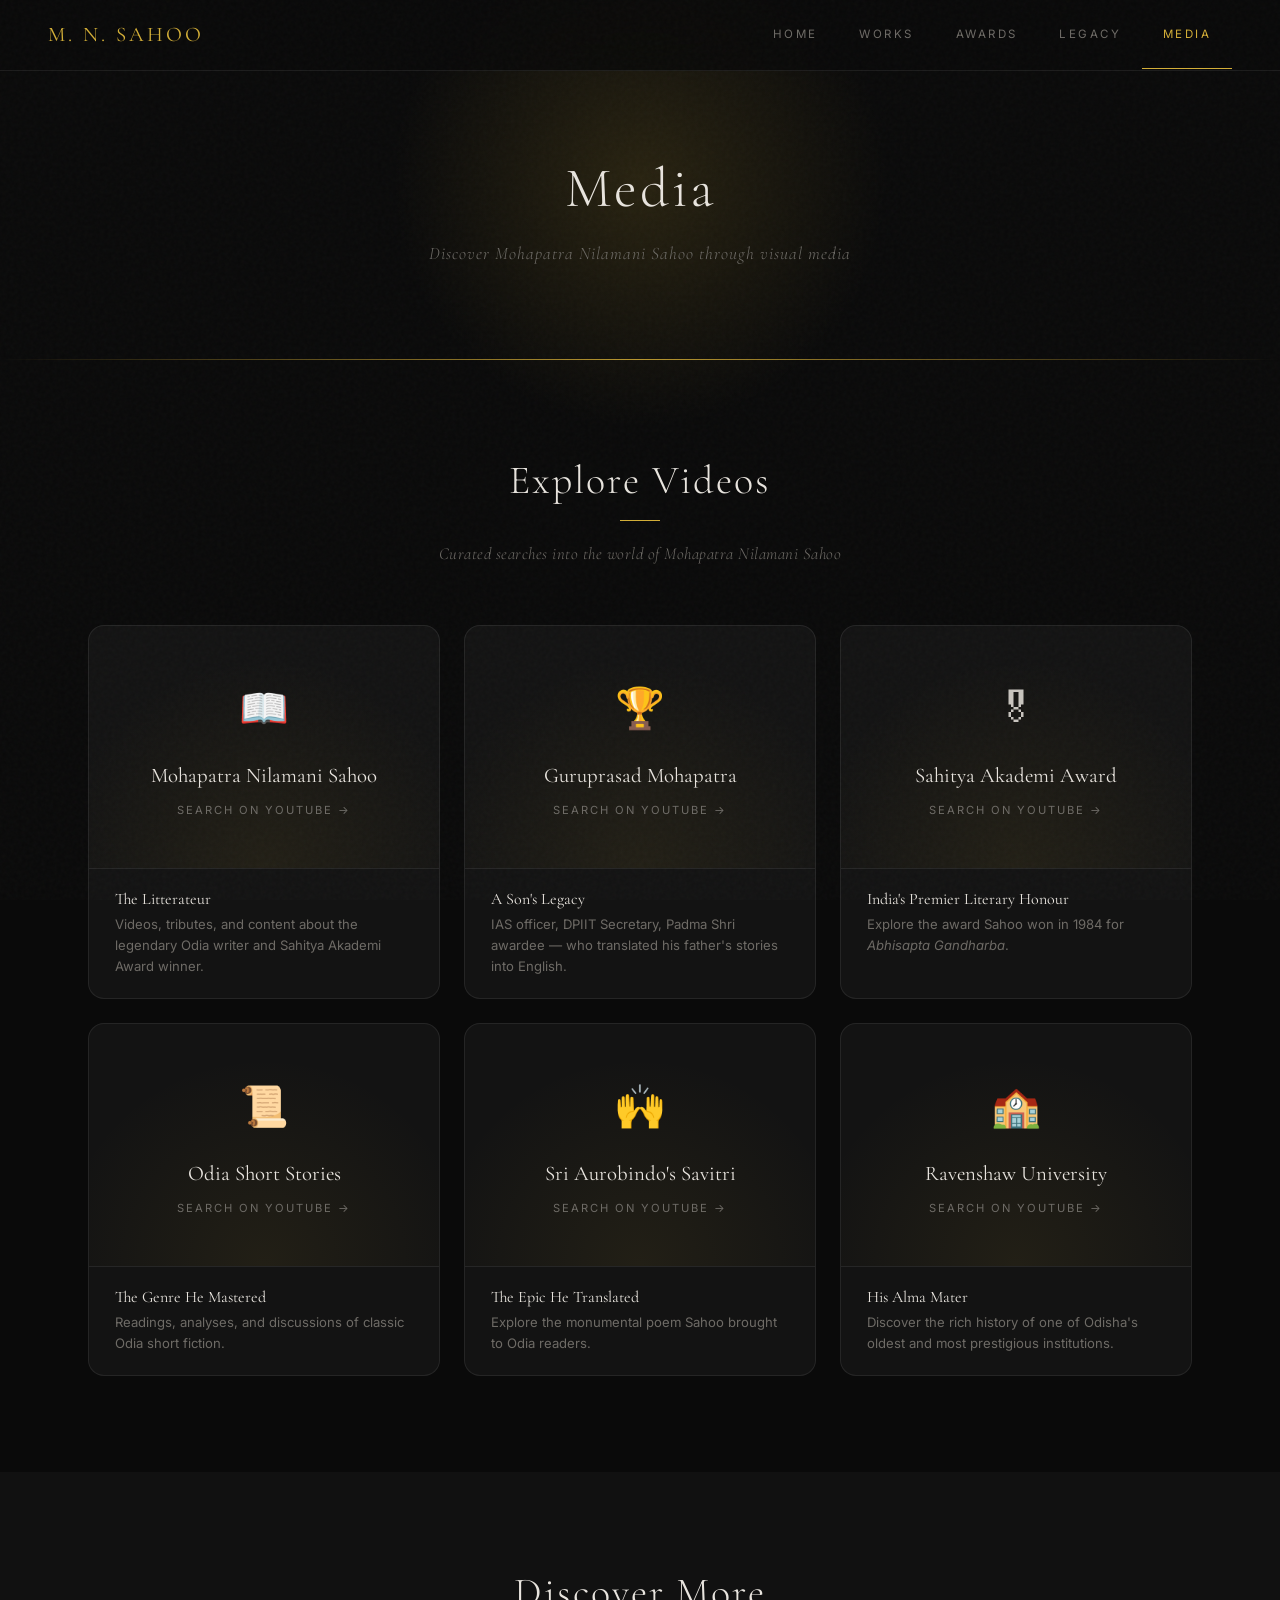
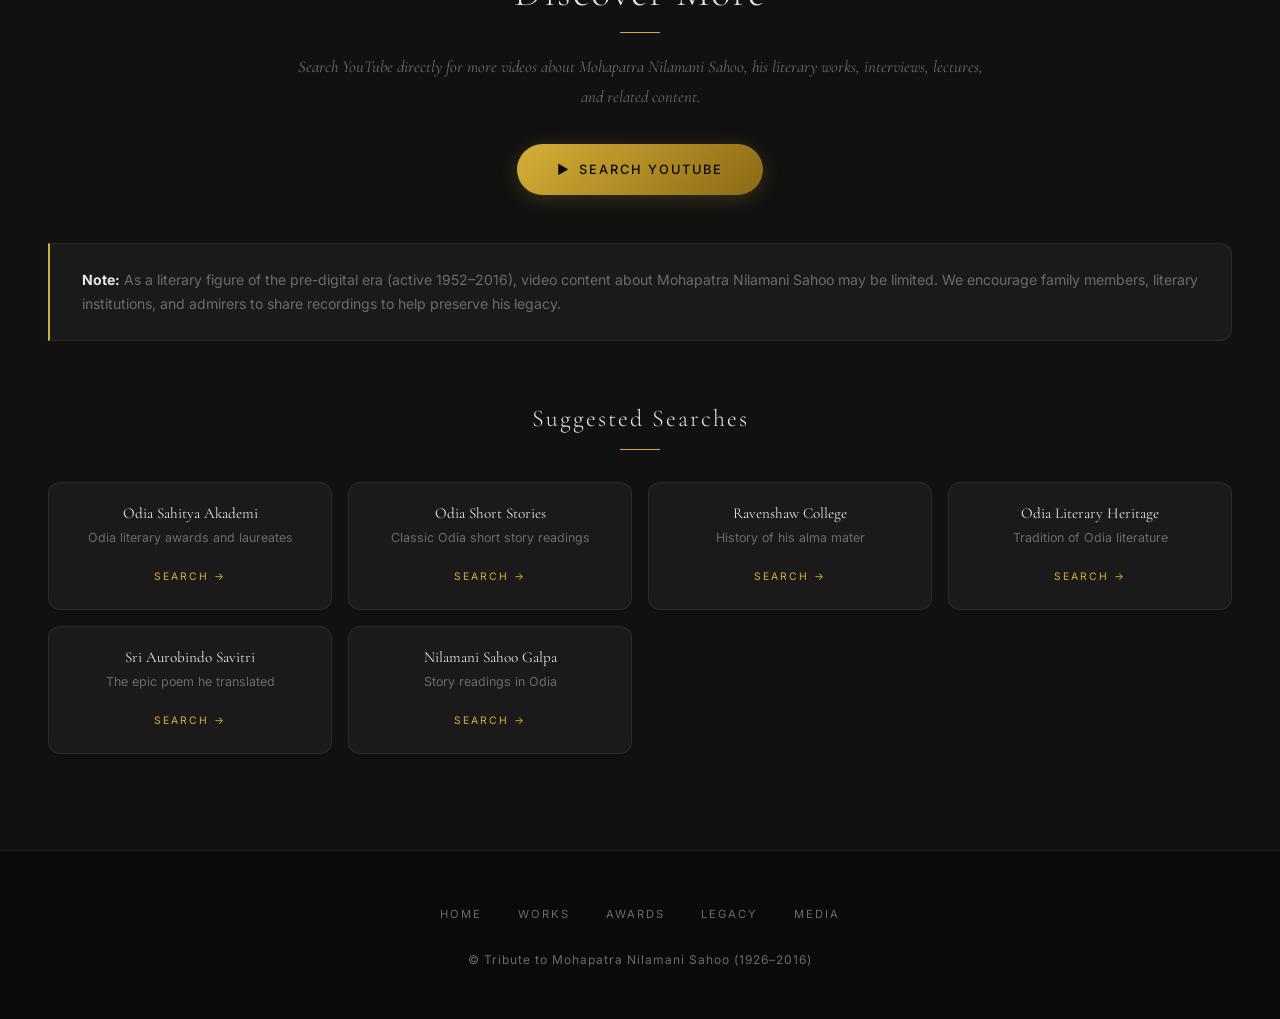
<file: videos.html>
<!DOCTYPE html>
<html lang="en">
<head>
  <meta charset="UTF-8">
  <meta name="viewport" content="width=device-width, initial-scale=1.0">
  <title>Media — Mohapatra Nilamani Sahoo</title>
  <meta name="description" content="Video resources and media about Mohapatra Nilamani Sahoo.">
  <meta name="theme-color" content="#0A0A0A">
  <link rel="preconnect" href="https://fonts.googleapis.com">
  <link rel="preconnect" href="https://fonts.gstatic.com" crossorigin>
  <link href="https://fonts.googleapis.com/css2?family=Cormorant+Garamond:ital,wght@0,300;0,400;0,600;1,300;1,400&family=Inter:wght@300;400;500&display=swap" rel="stylesheet">
  <link rel="stylesheet" href="styles.css">
  <style>
    .search-card-grid {
      display: grid;
      grid-template-columns: repeat(auto-fill, minmax(320px, 1fr));
      gap: 1.5rem;
    }
    .search-card {
      background: var(--glass);
      border: 1px solid var(--glass-border);
      border-radius: 16px;
      overflow: hidden;
      transition: all var(--transition);
      text-decoration: none;
      color: inherit;
      display: block;
    }
    .search-card:hover {
      border-color: rgba(212, 175, 55, 0.3);
      box-shadow: 0 8px 40px var(--shadow-gold);
      transform: translateY(-6px);
    }
    .search-card-visual {
      padding: 3rem 2rem;
      text-align: center;
      position: relative;
      overflow: hidden;
    }
    .search-card-visual::before {
      content: '';
      position: absolute;
      inset: 0;
      background: radial-gradient(circle at 50% 100%, rgba(212,175,55,0.08) 0%, transparent 70%);
    }
    .search-card-visual .icon {
      font-size: 2.5rem;
      margin-bottom: 1rem;
      display: block;
      position: relative;
    }
    .search-card-visual .label {
      font-family: 'Cormorant Garamond', serif;
      font-size: 1.3rem;
      color: var(--cream);
      font-weight: 400;
      position: relative;
    }
    .search-card-visual .cta {
      font-size: 0.7rem;
      color: var(--text-dim);
      margin-top: 0.5rem;
      letter-spacing: 2px;
      text-transform: uppercase;
      position: relative;
    }
    .search-card-body {
      padding: 1.3rem 1.6rem;
      border-top: 1px solid var(--glass-border);
    }
    .search-card-body h3 {
      font-size: 1rem;
      color: var(--cream);
      margin-bottom: 0.3rem;
      font-weight: 400;
    }
    .search-card-body p {
      font-size: 0.82rem;
      color: var(--text-dim);
      line-height: 1.6;
    }
    .yt-cta-section {
      text-align: center;
      max-width: 700px;
      margin: 0 auto;
    }
    .yt-cta-section p {
      font-family: 'Cormorant Garamond', serif;
      font-style: italic;
      color: var(--text-dim);
      font-size: 1.05rem;
      margin-bottom: 2rem;
      line-height: 1.8;
    }
    .yt-btn {
      display: inline-block;
      padding: 0.9rem 2.5rem;
      background: linear-gradient(135deg, var(--gold), var(--bronze));
      color: var(--noir) !important;
      border-radius: 100px;
      font-weight: 500;
      font-size: 0.8rem;
      letter-spacing: 2px;
      text-transform: uppercase;
      transition: all var(--transition);
      box-shadow: 0 4px 20px rgba(212, 175, 55, 0.2);
    }
    .yt-btn:hover {
      transform: translateY(-2px);
      box-shadow: 0 8px 30px rgba(212, 175, 55, 0.3);
      color: var(--noir) !important;
    }
    .note-box {
      background: var(--glass);
      border: 1px solid var(--glass-border);
      border-left: 2px solid var(--gold);
      padding: 1.5rem 2rem;
      border-radius: 0 12px 12px 0;
      margin-top: 3rem;
      font-size: 0.88rem;
      color: var(--text-dim);
    }
    .note-box strong { color: var(--cream); }
    .suggestion-grid {
      display: grid;
      grid-template-columns: repeat(auto-fill, minmax(280px, 1fr));
      gap: 1rem;
    }
    .suggestion-pill {
      background: var(--glass);
      border: 1px solid var(--glass-border);
      border-radius: 12px;
      padding: 1.3rem 1.5rem;
      text-align: center;
      transition: all var(--transition);
      display: block;
      text-decoration: none;
    }
    .suggestion-pill:hover {
      border-color: rgba(212,175,55,0.3);
      background: rgba(255,255,255,0.06);
    }
    .suggestion-pill h3 {
      font-size: 0.95rem;
      color: var(--cream);
      margin-bottom: 0.3rem;
      font-weight: 400;
    }
    .suggestion-pill p {
      font-size: 0.78rem;
      color: var(--text-dim);
      margin-bottom: 0.8rem;
    }
    .suggestion-pill .pill-cta {
      font-size: 0.65rem;
      color: var(--gold);
      letter-spacing: 2px;
      text-transform: uppercase;
    }
  </style>
</head>
<body>

  <!-- HEADER -->
  <header class="site-header">
    <div class="header-inner">
      <div class="site-logo">
        <a href="index.html">M. N. Sahoo</a>
      </div>
      <button class="nav-toggle" aria-label="Toggle navigation" onclick="document.querySelector('.main-nav').classList.toggle('open')">
        <span></span><span></span><span></span>
      </button>
      <nav class="main-nav">
        <ul>
          <li><a href="index.html">Home</a></li>
          <li><a href="works.html">Works</a></li>
          <li><a href="awards.html">Awards</a></li>
          <li><a href="contributions.html">Legacy</a></li>
          <li><a href="videos.html" class="active">Media</a></li>
        </ul>
      </nav>
    </div>
  </header>

  <!-- PAGE HERO -->
  <section class="page-hero">
    <h1>Media</h1>
    <p class="page-subtitle">Discover Mohapatra Nilamani Sahoo through visual media</p>
  </section>

  <!-- VIDEO SEARCH CARDS -->
  <section class="section">
    <h2 class="section-title reveal">Explore Videos</h2>
    <hr class="section-divider">
    <p class="section-subtitle reveal">Curated searches into the world of Mohapatra Nilamani Sahoo</p>

    <div class="search-card-grid">

      <a class="search-card reveal" href="https://www.youtube.com/results?search_query=Mohapatra+Nilamani+Sahoo" target="_blank" rel="noopener noreferrer">
        <div class="search-card-visual">
          <span class="icon">&#128214;</span>
          <div class="label">Mohapatra Nilamani Sahoo</div>
          <div class="cta">Search on YouTube &#8594;</div>
        </div>
        <div class="search-card-body">
          <h3>The Litterateur</h3>
          <p>Videos, tributes, and content about the legendary Odia writer and Sahitya Akademi Award winner.</p>
        </div>
      </a>

      <a class="search-card reveal" href="https://www.youtube.com/results?search_query=Guruprasad+Mohapatra+IAS+DPIIT" target="_blank" rel="noopener noreferrer">
        <div class="search-card-visual">
          <span class="icon">&#127942;</span>
          <div class="label">Guruprasad Mohapatra</div>
          <div class="cta">Search on YouTube &#8594;</div>
        </div>
        <div class="search-card-body">
          <h3>A Son's Legacy</h3>
          <p>IAS officer, DPIIT Secretary, Padma Shri awardee &mdash; who translated his father's stories into English.</p>
        </div>
      </a>

      <a class="search-card reveal" href="https://www.youtube.com/results?search_query=Sahitya+Akademi+Award+Odia+literature" target="_blank" rel="noopener noreferrer">
        <div class="search-card-visual">
          <span class="icon">&#127894;</span>
          <div class="label">Sahitya Akademi Award</div>
          <div class="cta">Search on YouTube &#8594;</div>
        </div>
        <div class="search-card-body">
          <h3>India's Premier Literary Honour</h3>
          <p>Explore the award Sahoo won in 1984 for <em>Abhisapta Gandharba</em>.</p>
        </div>
      </a>

      <a class="search-card reveal" href="https://www.youtube.com/results?search_query=Odia+short+stories+classic+literature" target="_blank" rel="noopener noreferrer">
        <div class="search-card-visual">
          <span class="icon">&#128220;</span>
          <div class="label">Odia Short Stories</div>
          <div class="cta">Search on YouTube &#8594;</div>
        </div>
        <div class="search-card-body">
          <h3>The Genre He Mastered</h3>
          <p>Readings, analyses, and discussions of classic Odia short fiction.</p>
        </div>
      </a>

      <a class="search-card reveal" href="https://www.youtube.com/results?search_query=Sri+Aurobindo+Savitri+poem+reading" target="_blank" rel="noopener noreferrer">
        <div class="search-card-visual">
          <span class="icon">&#128588;</span>
          <div class="label">Sri Aurobindo's Savitri</div>
          <div class="cta">Search on YouTube &#8594;</div>
        </div>
        <div class="search-card-body">
          <h3>The Epic He Translated</h3>
          <p>Explore the monumental poem Sahoo brought to Odia readers.</p>
        </div>
      </a>

      <a class="search-card reveal" href="https://www.youtube.com/results?search_query=Ravenshaw+University+Cuttack+Odisha" target="_blank" rel="noopener noreferrer">
        <div class="search-card-visual">
          <span class="icon">&#127979;</span>
          <div class="label">Ravenshaw University</div>
          <div class="cta">Search on YouTube &#8594;</div>
        </div>
        <div class="search-card-body">
          <h3>His Alma Mater</h3>
          <p>Discover the rich history of one of Odisha's oldest and most prestigious institutions.</p>
        </div>
      </a>

    </div>
  </section>

  <!-- DISCOVER MORE -->
  <div class="section-dark">
    <div class="inner">
      <h2 class="section-title reveal">Discover More</h2>
      <hr class="section-divider">

      <div class="yt-cta-section reveal">
        <p>Search YouTube directly for more videos about Mohapatra Nilamani Sahoo, his literary works,
           interviews, lectures, and related content.</p>
        <a href="https://www.youtube.com/results?search_query=Mohapatra+Nilamani+Sahoo+Odia+writer"
           target="_blank" rel="noopener noreferrer" class="yt-btn">
          &#9654;&ensp;Search YouTube
        </a>
      </div>

      <div class="note-box reveal">
        <strong>Note:</strong> As a literary figure of the pre-digital era (active 1952&ndash;2016),
        video content about Mohapatra Nilamani Sahoo may be limited. We encourage family members,
        literary institutions, and admirers to share recordings to help preserve his legacy.
      </div>

      <h3 class="section-title reveal" style="font-size:1.5rem; margin-top:4rem;">Suggested Searches</h3>
      <hr class="section-divider">
      <div class="suggestion-grid" style="margin-top:2rem;">
        <a class="suggestion-pill reveal" href="https://www.youtube.com/results?search_query=Odia+Sahitya+Akademi+Award" target="_blank" rel="noopener noreferrer">
          <h3>Odia Sahitya Akademi</h3>
          <p>Odia literary awards and laureates</p>
          <span class="pill-cta">Search &#8594;</span>
        </a>
        <a class="suggestion-pill reveal" href="https://www.youtube.com/results?search_query=Odia+short+stories+classic" target="_blank" rel="noopener noreferrer">
          <h3>Odia Short Stories</h3>
          <p>Classic Odia short story readings</p>
          <span class="pill-cta">Search &#8594;</span>
        </a>
        <a class="suggestion-pill reveal" href="https://www.youtube.com/results?search_query=Ravenshaw+College+Cuttack+history" target="_blank" rel="noopener noreferrer">
          <h3>Ravenshaw College</h3>
          <p>History of his alma mater</p>
          <span class="pill-cta">Search &#8594;</span>
        </a>
        <a class="suggestion-pill reveal" href="https://www.youtube.com/results?search_query=Odia+literature+history+heritage" target="_blank" rel="noopener noreferrer">
          <h3>Odia Literary Heritage</h3>
          <p>Tradition of Odia literature</p>
          <span class="pill-cta">Search &#8594;</span>
        </a>
        <a class="suggestion-pill reveal" href="https://www.youtube.com/results?search_query=Sri+Aurobindo+Savitri+poem" target="_blank" rel="noopener noreferrer">
          <h3>Sri Aurobindo Savitri</h3>
          <p>The epic poem he translated</p>
          <span class="pill-cta">Search &#8594;</span>
        </a>
        <a class="suggestion-pill reveal" href="https://www.youtube.com/results?search_query=Nilamani+Sahoo+galpa+Odia" target="_blank" rel="noopener noreferrer">
          <h3>Nilamani Sahoo Galpa</h3>
          <p>Story readings in Odia</p>
          <span class="pill-cta">Search &#8594;</span>
        </a>
      </div>
    </div>
  </div>

  <!-- FOOTER -->
  <footer class="site-footer">
    <nav class="footer-nav">
      <a href="index.html">Home</a>
      <a href="works.html">Works</a>
      <a href="awards.html">Awards</a>
      <a href="contributions.html">Legacy</a>
      <a href="videos.html">Media</a>
    </nav>
    <p>&copy; Tribute to Mohapatra Nilamani Sahoo (1926&ndash;2016)</p>
  </footer>

  <!-- SCROLL REVEAL -->
  <script>
    const observer = new IntersectionObserver((entries) => {
      entries.forEach(e => { if (e.isIntersecting) e.target.classList.add('visible'); });
    }, { threshold: 0.1, rootMargin: '0px 0px -50px 0px' });
    document.querySelectorAll('.reveal').forEach(el => observer.observe(el));
  </script>
</body>
</html>
</file>
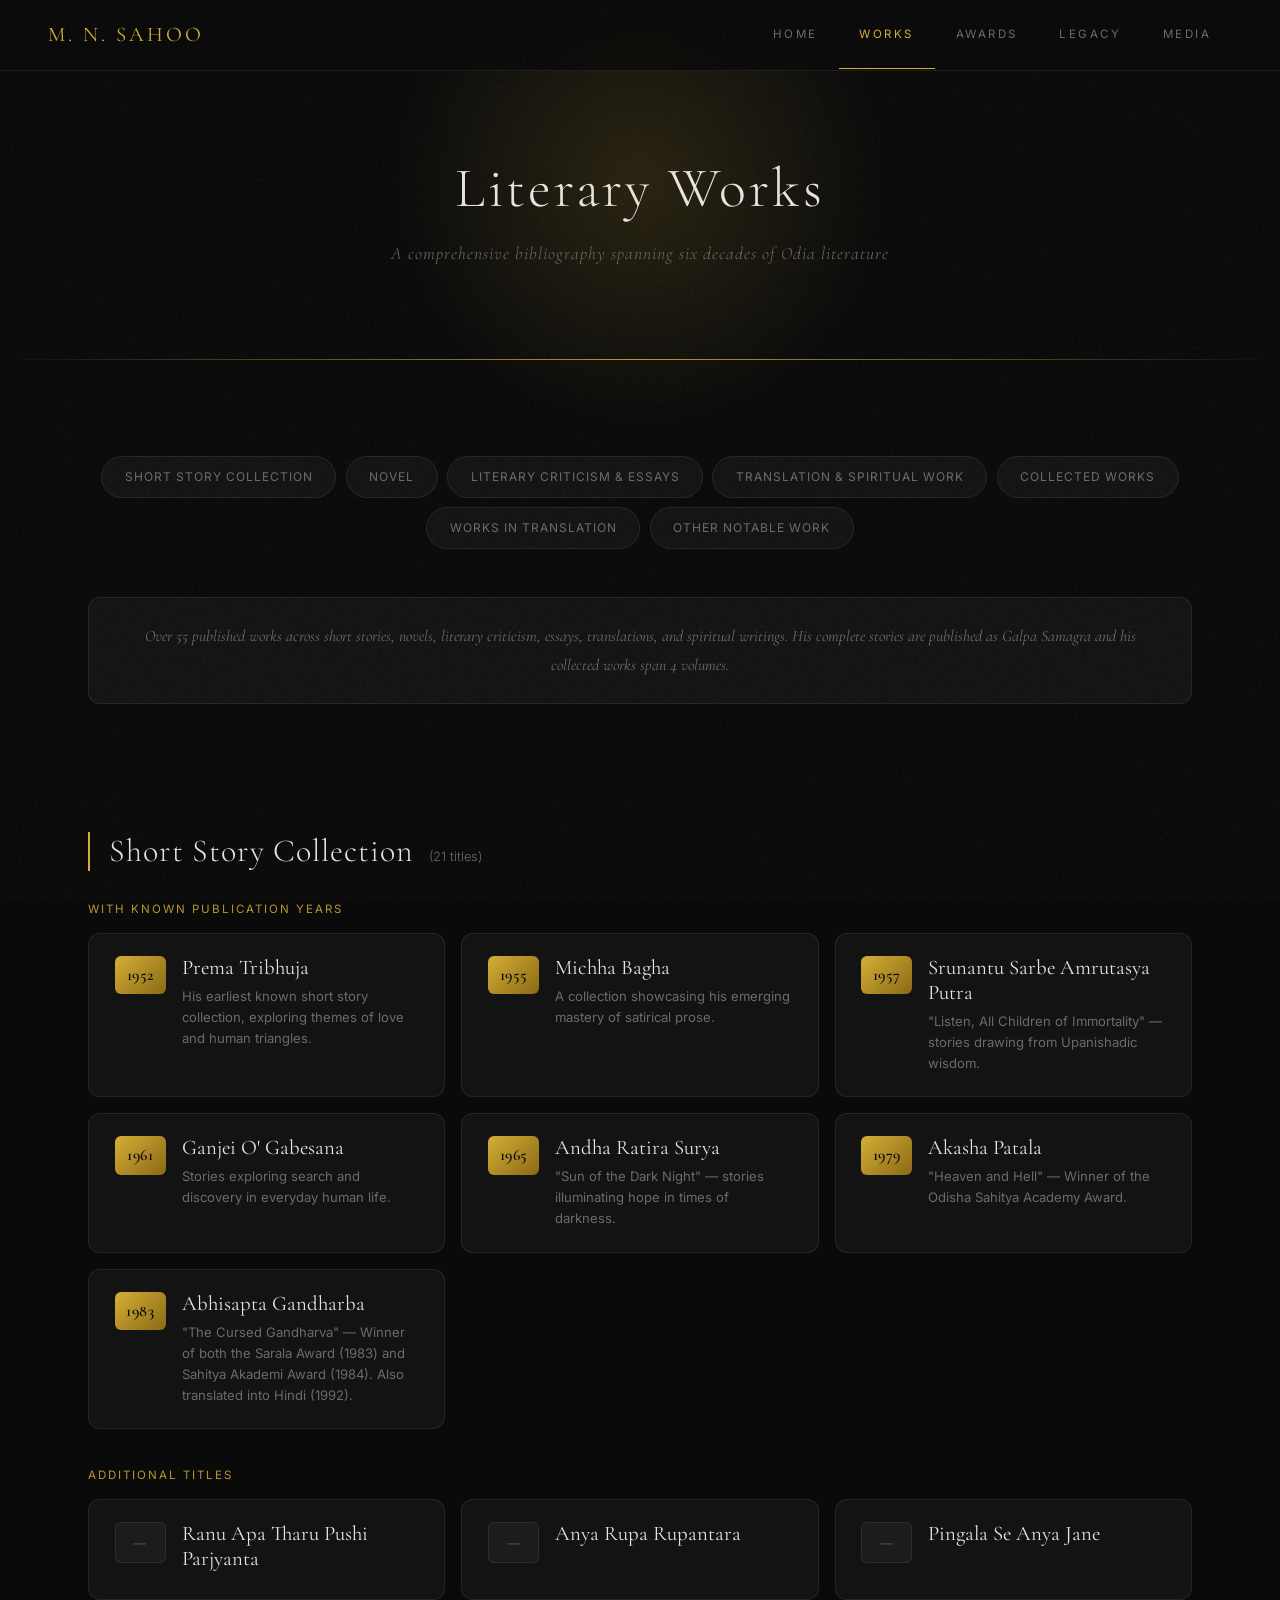
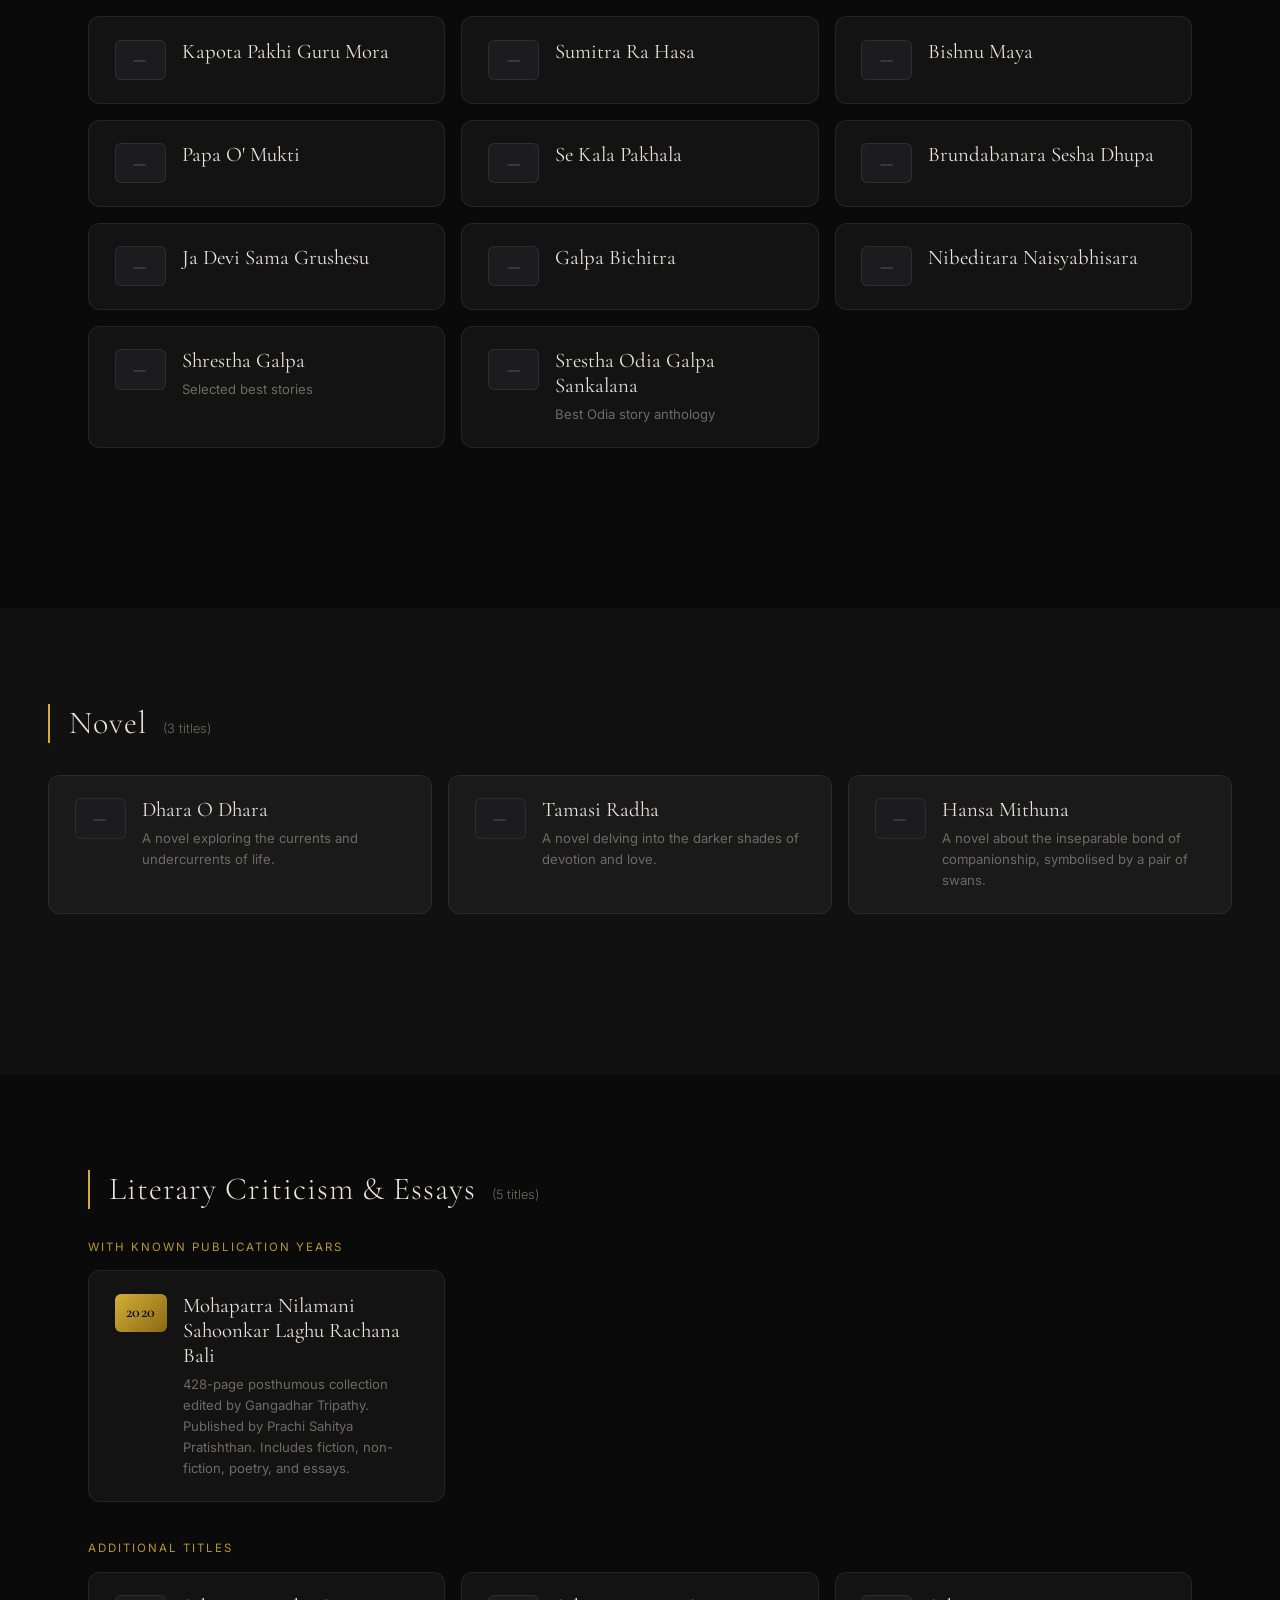
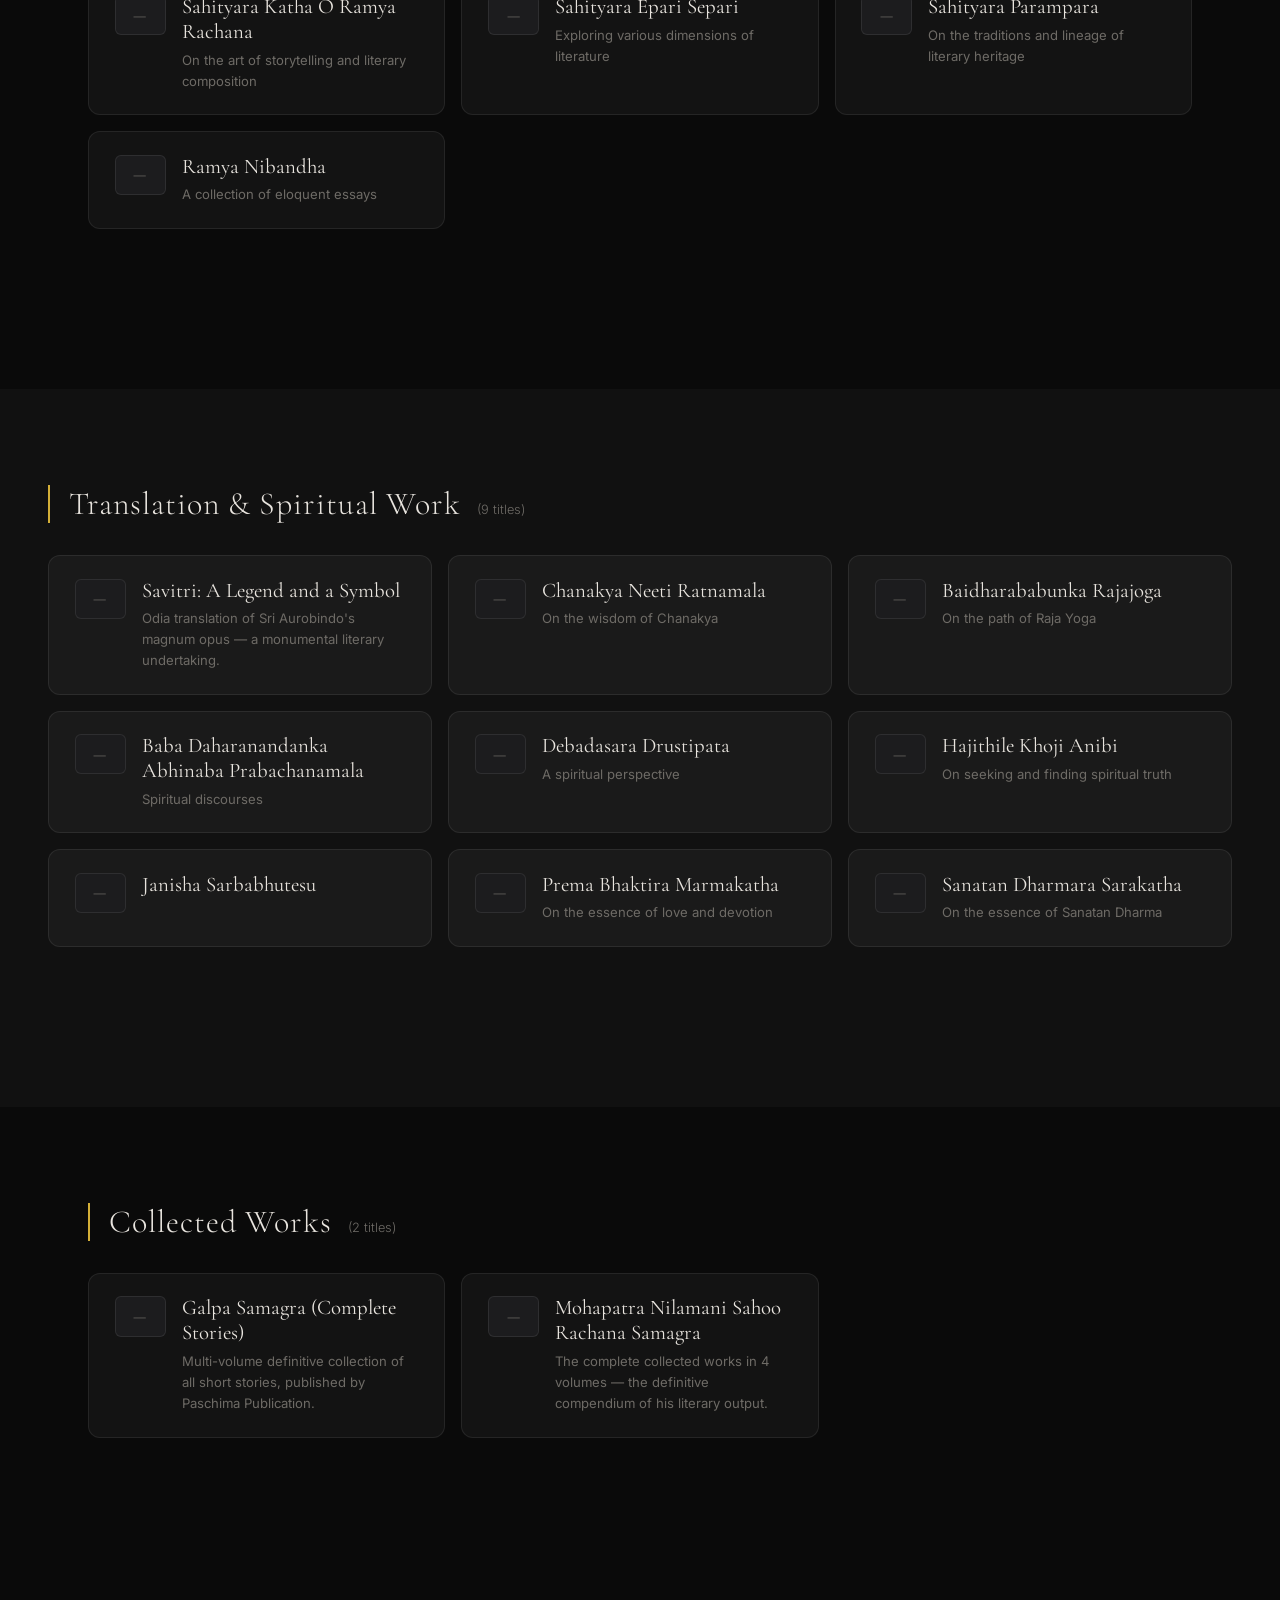
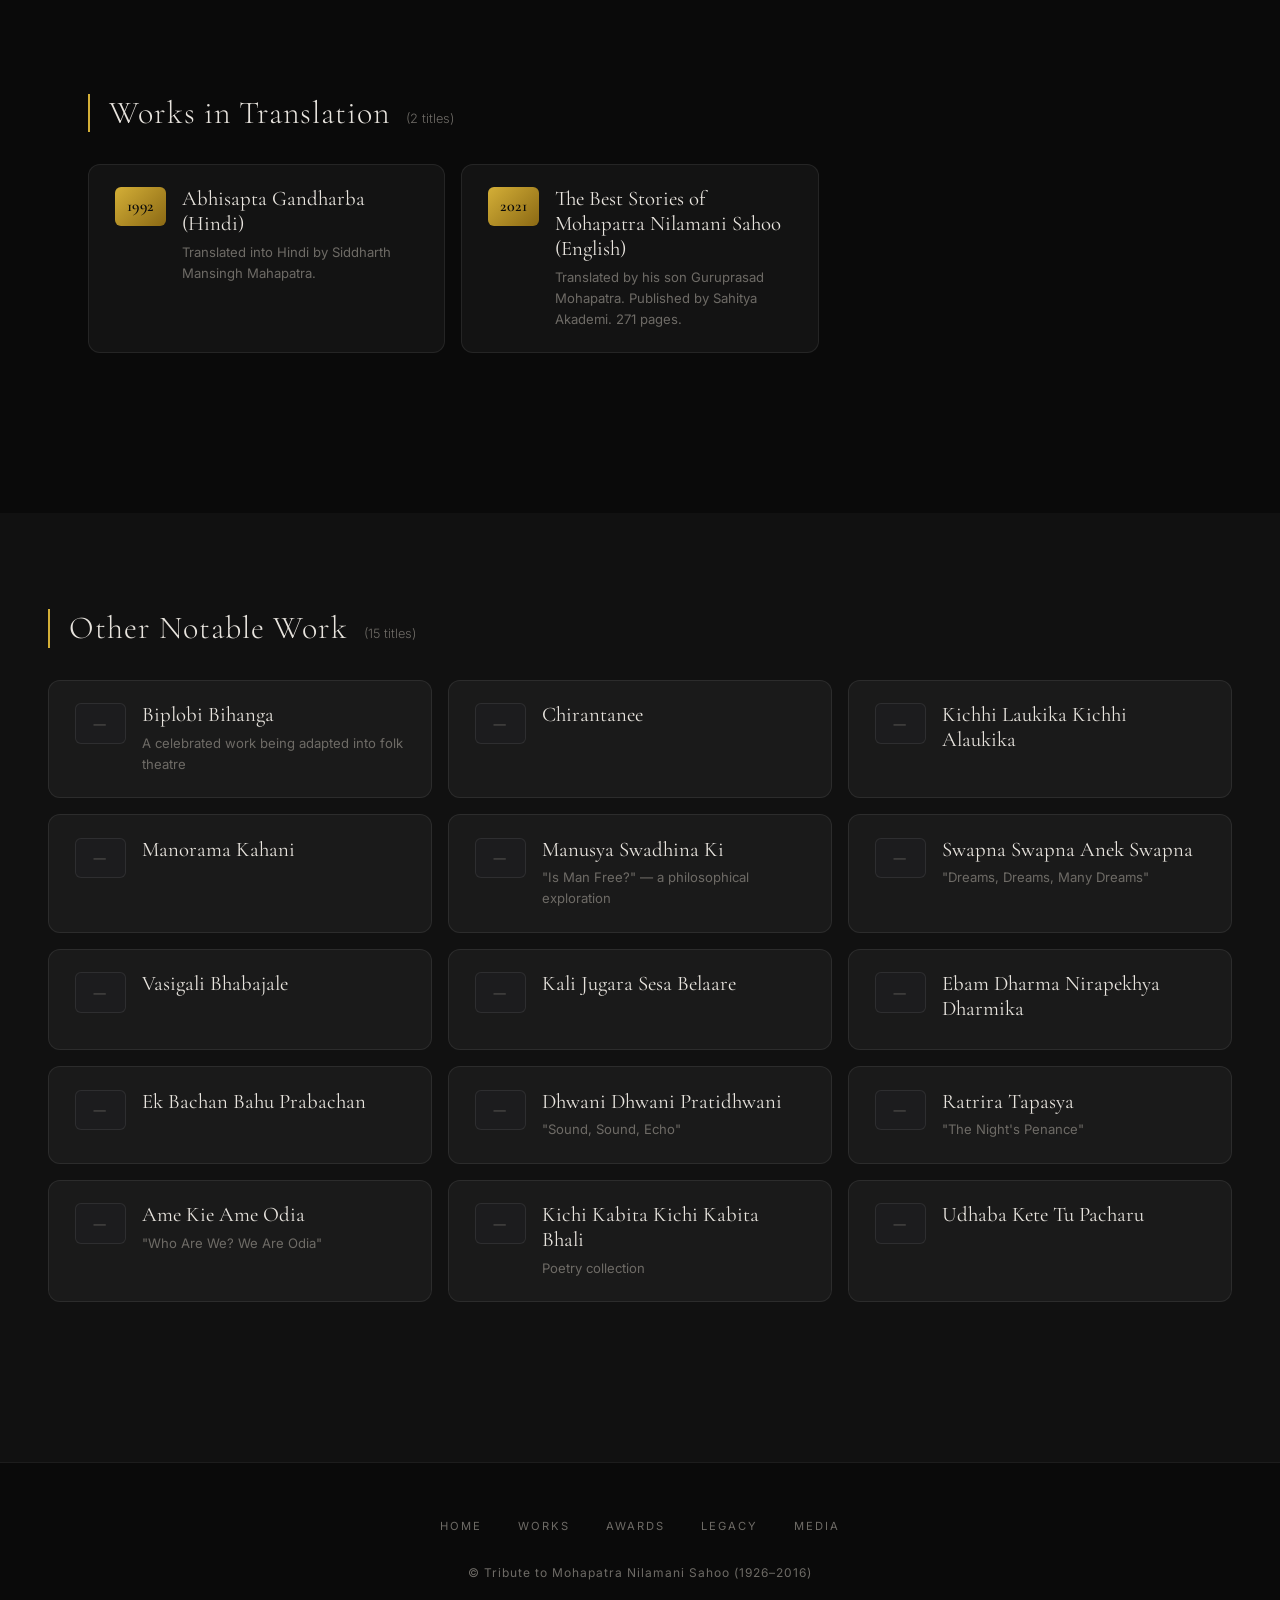
<file: works.html>
<!DOCTYPE html>
<html lang="en">
<head>
  <meta charset="UTF-8">
  <meta name="viewport" content="width=device-width, initial-scale=1.0">
  <title>Literary Works — Mohapatra Nilamani Sahoo</title>
  <meta name="description" content="Complete bibliography of Mohapatra Nilamani Sahoo's literary works.">
  <meta name="theme-color" content="#0A0A0A">
  <link rel="preconnect" href="https://fonts.googleapis.com">
  <link rel="preconnect" href="https://fonts.gstatic.com" crossorigin>
  <link href="https://fonts.googleapis.com/css2?family=Cormorant+Garamond:ital,wght@0,300;0,400;0,600;1,300;1,400&family=Inter:wght@300;400;500&display=swap" rel="stylesheet">
  <link rel="stylesheet" href="styles.css">
</head>
<body>

  <!-- HEADER -->
  <header class="site-header">
    <div class="header-inner">
      <div class="site-logo">
        <a href="index.html">M. N. Sahoo</a>
      </div>
      <button class="nav-toggle" aria-label="Toggle navigation" onclick="document.querySelector('.main-nav').classList.toggle('open')">
        <span></span><span></span><span></span>
      </button>
      <nav class="main-nav">
        <ul>
          <li><a href="index.html">Home</a></li>
          <li><a href="works.html" class="active">Works</a></li>
          <li><a href="awards.html">Awards</a></li>
          <li><a href="contributions.html">Legacy</a></li>
          <li><a href="videos.html">Media</a></li>
        </ul>
      </nav>
    </div>
  </header>

  <!-- PAGE HERO -->
  <section class="page-hero">
    <h1>Literary Works</h1>
    <p class="page-subtitle">A comprehensive bibliography spanning six decades of Odia literature</p>
  </section>

  <!-- QUICK NAVIGATION -->
  <section class="section" style="padding-bottom: 0;">
    <nav class="works-nav" id="works-nav"></nav>

    <div class="legacy-banner">
      Over 55 published works across short stories, novels, literary criticism, essays, translations, and spiritual writings.
      His complete stories are published as <em>Galpa Samagra</em> and his collected works span 4 volumes.
    </div>

  </section>

  <!-- DYNAMIC WORKS CONTENT -->
  <div id="works-content">
    <div class="loading-spinner">
      <div class="spinner"></div>
      <p>Loading literary works&hellip;</p>
    </div>
  </div>

  <!-- FOOTER -->
  <footer class="site-footer">
    <nav class="footer-nav">
      <a href="index.html">Home</a>
      <a href="works.html">Works</a>
      <a href="awards.html">Awards</a>
      <a href="contributions.html">Legacy</a>
      <a href="videos.html">Media</a>
    </nav>
    <p>&copy; Tribute to Mohapatra Nilamani Sahoo (1926&ndash;2016)</p>
  </footer>

  <script>
    const CATEGORY_META = {
      'Short Story Collection': { id: 'short-stories', dark: false },
      'Novel':                  { id: 'novels',        dark: true  },
      'Literary Criticism & Essays': { id: 'criticism', dark: false },
      'Translation & Spiritual Work': { id: 'translations', dark: true },
      'Collected Works':        { id: 'collected',     dark: false },
      'Works in Translation':   { id: 'collected-trans', dark: false },
      'Other Notable Work':     { id: 'other',         dark: true  },
    };

    function renderWorkCard(item) {
      const year = item.year || '';
      const hasYear = year && year !== '—';
      const yearClass = hasYear ? '' : ' no-year';
      const yearDisplay = hasYear ? year : '&mdash;';
      const descHtml = item.description ? `<p>${item.description}</p>` : '';
      return `
        <div class="work-card">
          <div class="work-year${yearClass}">${yearDisplay}</div>
          <div class="work-info">
            <h3>${item.title}</h3>
            ${descHtml}
          </div>
        </div>`;
    }

    function renderCategory(catName, items) {
      const meta = CATEGORY_META[catName] || { id: catName.toLowerCase().replace(/\s+/g,'-'), dark: false };
      const withYear = items.filter(i => i.year && i.year !== '—');
      const withoutYear = items.filter(i => !i.year || i.year === '—');

      let innerHtml = `<div class="works-category">
          <h2>${catName} <span class="count">(${items.length} ${items.length === 1 ? 'title' : 'titles'})</span></h2>`;

      if (withYear.length > 0 && withoutYear.length > 0) {
        innerHtml += `<h3 style="margin-bottom:1rem;margin-top:0.5rem;">With Known Publication Years</h3>`;
        innerHtml += `<div class="works-grid">${withYear.map(renderWorkCard).join('')}</div>`;
        innerHtml += `<h3 style="margin-bottom:1rem;margin-top:2.5rem;">Additional Titles</h3>`;
        innerHtml += `<div class="works-grid">${withoutYear.map(renderWorkCard).join('')}</div>`;
      } else {
        innerHtml += `<div class="works-grid">${items.map(renderWorkCard).join('')}</div>`;
      }
      innerHtml += `</div>`;

      if (meta.dark) {
        return `<div class="section-dark" id="${meta.id}"><div class="inner">${innerHtml}</div></div>`;
      }
      return `<section class="section" id="${meta.id}">${innerHtml}</section>`;
    }

    function renderNav(categories) {
      return categories.map(cat => {
        const meta = CATEGORY_META[cat] || { id: cat.toLowerCase().replace(/\s+/g,'-') };
        return `<a href="#${meta.id}">${cat}</a>`;
      }).join('');
    }

    function renderAll(data) {
      const catOrder = [];
      const groups = {};
      data.forEach(item => {
        if (!groups[item.category]) { groups[item.category] = []; catOrder.push(item.category); }
        groups[item.category].push(item);
      });
      document.getElementById('works-nav').innerHTML = renderNav(catOrder);
      document.getElementById('works-content').innerHTML = catOrder.map(cat => renderCategory(cat, groups[cat])).join('');
    }

    (async function() {
      try {
        const resp = await fetch('data/works.json');
        if (!resp.ok) throw new Error('Failed to load works data');
        renderAll(await resp.json());
      } catch (err) {
        document.getElementById('works-content').innerHTML = `<div class="section"><p style="text-align:center;color:var(--accent);">Unable to load works data.</p></div>`;
      }
    })();
  </script>
</body>
</html>
</file>
<file: styles.css>
/* ===================================================================
   MOHAPATRA NILAMANI SAHOO — Luxury Dark Theme
   Inspired by: Rolex, Hermès, Apple product pages
   =================================================================== */

/* ===== RESET & BASE ===== */
*, *::before, *::after {
  margin: 0;
  padding: 0;
  box-sizing: border-box;
}

:root {
  --noir: #0A0A0A;
  --noir-light: #111111;
  --noir-card: #161616;
  --noir-elevated: #1C1C1E;
  --gold: #D4AF37;
  --gold-dim: #B8962E;
  --gold-glow: rgba(212, 175, 55, 0.15);
  --gold-glow-strong: rgba(212, 175, 55, 0.3);
  --bronze: #8B6914;
  --cream: #E8E4DE;
  --cream-dim: #A8A49E;
  --white: #FFFFFF;
  --text: #C8C4BE;
  --text-dim: #6E6B66;
  --accent: #9B2335;
  --glass: rgba(255, 255, 255, 0.04);
  --glass-border: rgba(255, 255, 255, 0.08);
  --shadow: rgba(0, 0, 0, 0.4);
  --shadow-gold: rgba(212, 175, 55, 0.08);
  --transition: 0.4s cubic-bezier(0.25, 0.46, 0.45, 0.94);
  --transition-slow: 0.8s cubic-bezier(0.25, 0.46, 0.45, 0.94);
}

html {
  scroll-behavior: smooth;
  font-size: 16px;
}

body {
  font-family: 'Inter', -apple-system, 'Segoe UI', sans-serif;
  background-color: var(--noir);
  color: var(--text);
  line-height: 1.7;
  min-height: 100vh;
  display: flex;
  flex-direction: column;
  -webkit-font-smoothing: antialiased;
  -moz-osx-font-smoothing: grayscale;
}

/* Subtle film grain overlay */
body::after {
  content: '';
  position: fixed;
  inset: 0;
  pointer-events: none;
  z-index: 9999;
  opacity: 0.03;
  background-image: url("data:image/svg+xml,%3Csvg viewBox='0 0 256 256' xmlns='http://www.w3.org/2000/svg'%3E%3Cfilter id='noise'%3E%3CfeTurbulence type='fractalNoise' baseFrequency='0.9' numOctaves='4' stitchTiles='stitch'/%3E%3C/filter%3E%3Crect width='100%25' height='100%25' filter='url(%23noise)'/%3E%3C/svg%3E");
}

img { max-width: 100%; display: block; }

a {
  color: var(--gold);
  text-decoration: none;
  transition: color var(--transition);
}

a:hover { color: var(--cream); }

h1, h2, h3, h4 {
  font-family: 'Cormorant Garamond', 'Georgia', serif;
  color: var(--cream);
  line-height: 1.2;
  font-weight: 300;
}

/* ===== SCROLL REVEAL ANIMATIONS ===== */
.reveal {
  opacity: 0;
  transform: translateY(40px);
  transition: opacity 0.8s ease, transform 0.8s ease;
}

.reveal.visible {
  opacity: 1;
  transform: translateY(0);
}

/* ===== HEADER / NAV ===== */
.site-header {
  position: fixed;
  top: 0;
  left: 0;
  right: 0;
  z-index: 1000;
  background: rgba(10, 10, 10, 0.85);
  backdrop-filter: blur(20px) saturate(180%);
  -webkit-backdrop-filter: blur(20px) saturate(180%);
  border-bottom: 1px solid var(--glass-border);
  transition: background var(--transition);
}

.header-inner {
  max-width: 1400px;
  margin: 0 auto;
  padding: 0 3rem;
  display: flex;
  align-items: center;
  justify-content: space-between;
  height: 70px;
}

.site-logo {
  display: flex;
  align-items: center;
}

.site-logo a {
  font-family: 'Cormorant Garamond', serif;
  font-size: 1.3rem;
  font-weight: 400;
  color: var(--gold);
  letter-spacing: 3px;
  text-transform: uppercase;
}

.site-logo a:hover { color: var(--cream); }

.site-logo .subtitle {
  display: none;
}

/* Hamburger */
.nav-toggle {
  display: none;
  background: none;
  border: none;
  cursor: pointer;
  padding: 0.5rem;
  z-index: 1001;
}

.nav-toggle span {
  display: block;
  width: 22px;
  height: 1px;
  background: var(--gold);
  margin: 6px 0;
  transition: var(--transition);
}

.main-nav ul {
  list-style: none;
  display: flex;
  gap: 0;
}

.main-nav a {
  display: block;
  padding: 1.5rem 1.3rem;
  color: var(--text-dim);
  font-family: 'Inter', sans-serif;
  font-size: 0.72rem;
  font-weight: 400;
  letter-spacing: 2.5px;
  text-transform: uppercase;
  border-bottom: 1px solid transparent;
  transition: all var(--transition);
}

.main-nav a:hover {
  color: var(--gold);
}

.main-nav a.active {
  color: var(--gold);
  border-bottom-color: var(--gold);
}

/* ===== HERO ===== */
.hero {
  min-height: 100vh;
  display: flex;
  align-items: center;
  justify-content: center;
  text-align: center;
  position: relative;
  overflow: hidden;
  background: var(--noir);
}

.hero::before {
  content: '';
  position: absolute;
  top: 50%;
  left: 50%;
  width: 600px;
  height: 600px;
  transform: translate(-50%, -50%);
  background: radial-gradient(circle, var(--gold-glow) 0%, transparent 70%);
  pointer-events: none;
}

.hero::after {
  content: '';
  position: absolute;
  bottom: 0;
  left: 0;
  right: 0;
  height: 1px;
  background: linear-gradient(90deg, transparent, var(--gold-dim), transparent);
}

.hero-content {
  position: relative;
  z-index: 1;
  max-width: 800px;
  padding: 0 2rem;
}

.hero-ornament {
  color: var(--gold);
  font-size: 1rem;
  margin-bottom: 2rem;
  opacity: 0.4;
  letter-spacing: 16px;
  font-family: 'Cormorant Garamond', serif;
}

.hero h1 {
  font-size: 4.5rem;
  color: var(--cream);
  margin-bottom: 0.8rem;
  font-weight: 300;
  letter-spacing: 2px;
  line-height: 1.1;
}

.hero .odia-name {
  font-family: 'Cormorant Garamond', serif;
  font-size: 1.2rem;
  color: var(--gold);
  margin-bottom: 1.5rem;
  font-style: italic;
  font-weight: 300;
  letter-spacing: 4px;
}

.hero .dates {
  font-size: 0.8rem;
  color: var(--text-dim);
  margin-bottom: 2.5rem;
  letter-spacing: 6px;
  text-transform: uppercase;
  font-weight: 300;
}

.hero .tagline {
  font-family: 'Cormorant Garamond', serif;
  font-size: 1.25rem;
  color: var(--text);
  max-width: 550px;
  margin: 0 auto;
  font-style: italic;
  line-height: 1.8;
  font-weight: 300;
}

/* ===== PAGE HERO (inner pages) ===== */
.page-hero {
  min-height: 40vh;
  display: flex;
  flex-direction: column;
  align-items: center;
  justify-content: center;
  text-align: center;
  position: relative;
  padding: 8rem 2rem 4rem;
  background: var(--noir);
}

.page-hero::before {
  content: '';
  position: absolute;
  top: 50%;
  left: 50%;
  width: 500px;
  height: 500px;
  transform: translate(-50%, -50%);
  background: radial-gradient(circle, var(--gold-glow) 0%, transparent 70%);
  pointer-events: none;
}

.page-hero::after {
  content: '';
  position: absolute;
  bottom: 0;
  left: 0;
  right: 0;
  height: 1px;
  background: linear-gradient(90deg, transparent, var(--gold-dim), transparent);
}

.page-hero h1 {
  font-size: 3.5rem;
  color: var(--cream);
  font-weight: 300;
  letter-spacing: 3px;
  position: relative;
  z-index: 1;
}

.page-hero .page-subtitle {
  color: var(--text-dim);
  font-family: 'Cormorant Garamond', serif;
  font-style: italic;
  font-size: 1.1rem;
  margin-top: 1rem;
  letter-spacing: 1px;
  font-weight: 300;
  position: relative;
  z-index: 1;
}

/* ===== SECTION ===== */
.section {
  padding: 6rem 3rem;
  max-width: 1200px;
  margin: 0 auto;
  width: 100%;
}

.section-title {
  font-size: 2.5rem;
  text-align: center;
  margin-bottom: 0.5rem;
  font-weight: 300;
  letter-spacing: 2px;
}

.section-subtitle {
  text-align: center;
  color: var(--text-dim);
  font-family: 'Cormorant Garamond', serif;
  font-style: italic;
  margin-bottom: 3.5rem;
  font-size: 1.05rem;
  letter-spacing: 0.5px;
  font-weight: 300;
}

.section-divider {
  width: 40px;
  height: 1px;
  background: var(--gold);
  margin: 1rem auto 1.2rem;
  border: none;
}

/* ===== GLASSMORPHISM CARD ===== */
.card {
  background: var(--glass);
  backdrop-filter: blur(10px);
  border-radius: 16px;
  padding: 2.5rem;
  border: 1px solid var(--glass-border);
  transition: all var(--transition);
}

.card:hover {
  border-color: rgba(212, 175, 55, 0.2);
  box-shadow: 0 8px 40px var(--shadow-gold);
  transform: translateY(-4px);
}

/* ===== BIOGRAPHY SECTION ===== */
.bio-grid {
  display: grid;
  grid-template-columns: 1fr 1fr;
  gap: 4rem;
  align-items: start;
}

.bio-text p {
  margin-bottom: 1.2rem;
  text-align: justify;
  color: var(--text);
  font-size: 0.95rem;
}

.bio-text p:first-child::first-letter {
  font-family: 'Cormorant Garamond', serif;
  font-size: 4rem;
  float: left;
  line-height: 0.75;
  margin-right: 0.6rem;
  margin-top: 0.1rem;
  color: var(--gold);
  font-weight: 400;
}

.info-table {
  width: 100%;
  border-collapse: collapse;
}

.info-table tr {
  border-bottom: 1px solid var(--glass-border);
}

.info-table td {
  padding: 0.85rem 1rem;
  vertical-align: top;
}

.info-table td:first-child {
  font-weight: 400;
  color: var(--gold-dim);
  white-space: nowrap;
  width: 35%;
  font-size: 0.82rem;
  letter-spacing: 1.5px;
  text-transform: uppercase;
}

.info-table td:last-child {
  color: var(--text);
}

/* ===== TIMELINE (Career) ===== */
.timeline {
  position: relative;
  padding-left: 2.5rem;
}

.timeline::before {
  content: '';
  position: absolute;
  left: 0;
  top: 0;
  bottom: 0;
  width: 1px;
  background: linear-gradient(to bottom, var(--gold), transparent);
}

.timeline-item {
  position: relative;
  margin-bottom: 2rem;
  padding-left: 2rem;
}

.timeline-item::before {
  content: '';
  position: absolute;
  left: -2.5rem;
  top: 0.5rem;
  width: 8px;
  height: 8px;
  background: var(--gold);
  border-radius: 50%;
  box-shadow: 0 0 12px var(--gold-glow-strong);
  margin-left: -3px;
}

.timeline-period {
  font-size: 0.72rem;
  font-weight: 400;
  color: var(--gold);
  text-transform: uppercase;
  letter-spacing: 2px;
}

.timeline-role {
  font-family: 'Cormorant Garamond', serif;
  font-weight: 400;
  color: var(--cream);
  margin-top: 0.2rem;
  font-size: 1.1rem;
}

.timeline-detail {
  font-size: 0.88rem;
  color: var(--text-dim);
  margin-top: 0.15rem;
}

/* ===== WORKS PAGE ===== */
.works-nav {
  display: flex;
  justify-content: center;
  flex-wrap: wrap;
  gap: 0.6rem;
  margin-bottom: 3rem;
}

.works-nav a {
  padding: 0.6rem 1.4rem;
  border: 1px solid var(--glass-border);
  border-radius: 100px;
  font-size: 0.75rem;
  color: var(--text-dim);
  background: var(--glass);
  transition: all var(--transition);
  letter-spacing: 1px;
  text-transform: uppercase;
  font-weight: 400;
}

.works-nav a:hover,
.works-nav a.active {
  background: var(--gold);
  color: var(--noir);
  border-color: var(--gold);
}

.works-category {
  margin-bottom: 4rem;
}

.works-category h2 {
  font-size: 2rem;
  color: var(--cream);
  border-left: 2px solid var(--gold);
  padding-left: 1.2rem;
  margin-bottom: 2rem;
  font-weight: 300;
  letter-spacing: 1px;
}

.works-category h2 .count {
  font-size: 0.8rem;
  font-weight: 300;
  color: var(--text-dim);
  margin-left: 0.5rem;
  letter-spacing: 0;
  font-family: 'Inter', sans-serif;
}

.works-category h3 {
  font-family: 'Inter', sans-serif;
  font-size: 0.72rem;
  letter-spacing: 2px;
  text-transform: uppercase;
  color: var(--gold-dim);
  font-weight: 400;
}

.works-grid {
  display: grid;
  grid-template-columns: repeat(auto-fill, minmax(320px, 1fr));
  gap: 1rem;
}

.work-card {
  background: var(--glass);
  border-radius: 12px;
  padding: 1.4rem 1.6rem;
  border: 1px solid var(--glass-border);
  display: flex;
  align-items: flex-start;
  gap: 1rem;
  transition: all var(--transition);
}

.work-card:hover {
  border-color: rgba(212, 175, 55, 0.25);
  box-shadow: 0 4px 30px var(--shadow-gold);
  background: rgba(255, 255, 255, 0.06);
}

.work-year {
  background: linear-gradient(135deg, var(--gold), var(--bronze));
  color: var(--noir);
  font-family: 'Cormorant Garamond', serif;
  font-size: 1rem;
  font-weight: 600;
  padding: 0.35rem 0.7rem;
  border-radius: 6px;
  white-space: nowrap;
  flex-shrink: 0;
  min-width: 3.2rem;
  text-align: center;
  letter-spacing: 0.5px;
}

.work-year.no-year {
  background: var(--noir-elevated);
  color: var(--text-dim);
  border: 1px solid var(--glass-border);
}

.work-info h3 {
  font-family: 'Cormorant Garamond', serif;
  font-size: 1.3rem;
  font-weight: 400;
  color: var(--cream);
  font-style: normal;
  margin-bottom: 0.3rem;
  letter-spacing: 0;
  text-transform: none;
}

.work-info p {
  font-size: 0.82rem;
  color: var(--text-dim);
  line-height: 1.6;
}

/* ===== AWARDS PAGE ===== */
.awards-timeline {
  max-width: 800px;
  margin: 0 auto;
}

.award-item {
  display: flex;
  gap: 2.5rem;
  margin-bottom: 2.5rem;
  align-items: flex-start;
}

.award-year-badge {
  background: linear-gradient(135deg, var(--gold), var(--bronze));
  color: var(--noir);
  font-family: 'Cormorant Garamond', serif;
  font-size: 1.1rem;
  font-weight: 600;
  padding: 1rem 1.3rem;
  border-radius: 12px;
  text-align: center;
  flex-shrink: 0;
  min-width: 5rem;
  box-shadow: 0 4px 20px rgba(212, 175, 55, 0.2);
}

.award-content {
  background: var(--glass);
  backdrop-filter: blur(10px);
  border-radius: 12px;
  padding: 1.8rem;
  flex: 1;
  border: 1px solid var(--glass-border);
  border-left: 2px solid var(--gold);
  transition: all var(--transition);
}

.award-content:hover {
  border-color: rgba(212, 175, 55, 0.3);
  box-shadow: 0 4px 30px var(--shadow-gold);
}

.award-content h3 {
  font-size: 1.3rem;
  color: var(--cream);
  margin-bottom: 0.4rem;
  font-weight: 400;
}

.award-content .award-for {
  font-family: 'Cormorant Garamond', serif;
  font-style: italic;
  color: var(--gold-dim);
  font-size: 0.95rem;
}

/* ===== CONTRIBUTIONS / PHILANTHROPY ===== */
.contrib-grid {
  display: grid;
  grid-template-columns: repeat(auto-fill, minmax(320px, 1fr));
  gap: 1.5rem;
}

.contrib-card {
  background: var(--glass);
  backdrop-filter: blur(10px);
  border-radius: 16px;
  padding: 2.5rem 2rem;
  border: 1px solid var(--glass-border);
  text-align: center;
  transition: all var(--transition);
}

.contrib-card:hover {
  border-color: rgba(212, 175, 55, 0.25);
  box-shadow: 0 8px 40px var(--shadow-gold);
  transform: translateY(-6px);
}

.contrib-icon {
  font-size: 2.2rem;
  margin-bottom: 1.2rem;
  display: block;
  filter: grayscale(30%);
}

.contrib-card h3 {
  font-size: 1.15rem;
  margin-bottom: 1rem;
  color: var(--cream);
  font-weight: 400;
  letter-spacing: 0.5px;
}

.contrib-card p {
  color: var(--text-dim);
  font-size: 0.9rem;
  line-height: 1.7;
}

/* ===== VIDEOS ===== */
.videos-grid {
  display: grid;
  grid-template-columns: repeat(auto-fill, minmax(480px, 1fr));
  gap: 2rem;
}

.video-card {
  background: var(--glass);
  border-radius: 16px;
  overflow: hidden;
  border: 1px solid var(--glass-border);
  transition: all var(--transition);
}

.video-card:hover {
  border-color: rgba(212, 175, 55, 0.25);
  box-shadow: 0 8px 40px var(--shadow-gold);
  transform: translateY(-4px);
}

.video-embed {
  position: relative;
  padding-bottom: 56.25%;
  height: 0;
  overflow: hidden;
}

.video-embed iframe {
  position: absolute;
  top: 0; left: 0;
  width: 100%;
  height: 100%;
  border: none;
}

.video-info {
  padding: 1.5rem 1.8rem;
}

.video-info h3 {
  font-size: 1.1rem;
  color: var(--cream);
  margin-bottom: 0.4rem;
  font-weight: 400;
}

.video-info p {
  font-size: 0.85rem;
  color: var(--text-dim);
}

/* ===== QUOTE BLOCK ===== */
.quote-block {
  background: var(--glass);
  backdrop-filter: blur(10px);
  text-align: center;
  padding: 5rem 3rem;
  margin: 3rem 0;
  border-radius: 16px;
  border: 1px solid var(--glass-border);
  position: relative;
  overflow: hidden;
}

.quote-block::before {
  content: '';
  position: absolute;
  top: 0;
  left: 50%;
  transform: translateX(-50%);
  width: 200px;
  height: 200px;
  background: radial-gradient(circle, var(--gold-glow) 0%, transparent 70%);
  pointer-events: none;
}

.quote-block blockquote {
  font-family: 'Cormorant Garamond', serif;
  font-size: 1.4rem;
  font-style: italic;
  max-width: 650px;
  margin: 0 auto;
  line-height: 1.9;
  position: relative;
  z-index: 1;
  color: var(--cream);
  font-weight: 300;
}

.quote-block cite {
  display: block;
  margin-top: 1.5rem;
  font-size: 0.8rem;
  color: var(--gold-dim);
  font-style: normal;
  letter-spacing: 2px;
  text-transform: uppercase;
}

/* ===== STATS BAR ===== */
.stats-bar {
  display: flex;
  justify-content: center;
  gap: 4rem;
  flex-wrap: wrap;
  padding: 3.5rem 2rem;
  background: var(--glass);
  border-radius: 16px;
  border: 1px solid var(--glass-border);
  margin-bottom: 4rem;
}

.stat-item {
  text-align: center;
}

.stat-number {
  font-family: 'Cormorant Garamond', serif;
  font-size: 3.5rem;
  font-weight: 300;
  color: var(--gold);
  line-height: 1;
}

.stat-label {
  font-size: 0.68rem;
  text-transform: uppercase;
  letter-spacing: 3px;
  color: var(--text-dim);
  margin-top: 0.5rem;
}

/* ===== FOOTER ===== */
.site-footer {
  background: var(--noir);
  color: var(--text-dim);
  text-align: center;
  padding: 3rem;
  margin-top: auto;
  border-top: 1px solid var(--glass-border);
}

.site-footer p {
  font-size: 0.75rem;
  letter-spacing: 1px;
}

.footer-nav {
  margin-bottom: 1.5rem;
}

.footer-nav a {
  color: var(--text-dim);
  margin: 0 1rem;
  font-size: 0.7rem;
  text-transform: uppercase;
  letter-spacing: 2px;
  transition: color var(--transition);
}

.footer-nav a:hover {
  color: var(--gold);
}

/* ===== DARK SECTION (alternating) ===== */
.section-dark {
  background: var(--noir-light);
  max-width: 100%;
  padding: 6rem 3rem;
}

.section-dark > .inner {
  max-width: 1200px;
  margin: 0 auto;
}

/* ===== LEGACY BANNER ===== */
.legacy-banner {
  background: var(--glass);
  border: 1px solid var(--glass-border);
  border-radius: 12px;
  padding: 1.5rem 2rem;
  margin-bottom: 2rem;
  font-family: 'Cormorant Garamond', serif;
  font-style: italic;
  color: var(--text-dim);
  text-align: center;
  line-height: 1.8;
  font-size: 1rem;
}

/* ===== LITERARY STYLE SECTION ===== */
.style-list {
  list-style: none;
  display: grid;
  grid-template-columns: repeat(auto-fill, minmax(300px, 1fr));
  gap: 1rem;
}

.style-list li {
  padding: 1.2rem 1.4rem;
  background: var(--glass);
  border-left: 2px solid var(--gold);
  border-radius: 0 12px 12px 0;
  border-top: 1px solid var(--glass-border);
  border-right: 1px solid var(--glass-border);
  border-bottom: 1px solid var(--glass-border);
  font-size: 0.9rem;
  color: var(--text);
  transition: all var(--transition);
}

.style-list li:hover {
  border-left-color: var(--cream);
  background: rgba(255, 255, 255, 0.06);
}

/* Son's tribute section */
.tribute-box {
  background: var(--glass);
  border: 1px solid rgba(212, 175, 55, 0.2);
  border-radius: 16px;
  padding: 2.5rem;
  margin-top: 2.5rem;
}

.tribute-box h3 {
  color: var(--gold);
  margin-bottom: 1rem;
  font-weight: 300;
}

.tribute-box p {
  color: var(--text);
  line-height: 1.8;
}

/* ===== DATA-DRIVEN UI ===== */

/* Loading spinner */
.loading-spinner {
  text-align: center;
  padding: 5rem 2rem;
  color: var(--text-dim);
}

.spinner {
  width: 36px;
  height: 36px;
  border: 1px solid var(--glass-border);
  border-top-color: var(--gold);
  border-radius: 50%;
  animation: spin 1s linear infinite;
  margin: 0 auto 1.5rem;
}

@keyframes spin {
  to { transform: rotate(360deg); }
}

/* Toast notification */
.toast {
  position: fixed;
  bottom: 2rem;
  left: 50%;
  transform: translateX(-50%) translateY(20px);
  background: var(--noir-elevated);
  color: var(--cream);
  padding: 1rem 2rem;
  border-radius: 12px;
  font-size: 0.82rem;
  z-index: 10000;
  opacity: 0;
  transition: all 0.4s ease;
  box-shadow: 0 8px 40px rgba(0,0,0,0.5);
  border: 1px solid var(--glass-border);
  border-left: 2px solid var(--gold);
  backdrop-filter: blur(20px);
  letter-spacing: 0.5px;
}

.toast.show {
  opacity: 1;
  transform: translateX(-50%) translateY(0);
}

.toast.toast-error {
  border-left-color: var(--accent);
}

/* ===== RESPONSIVE ===== */
@media (max-width: 768px) {
  .header-inner {
    flex-wrap: wrap;
    padding: 0 1.5rem;
    height: auto;
  }

  .site-logo { padding: 1rem 0; }

  .nav-toggle {
    display: block;
  }

  .main-nav {
    width: 100%;
    display: none;
    order: 3;
  }

  .main-nav.open {
    display: block;
  }

  .main-nav ul {
    flex-direction: column;
  }

  .main-nav a {
    padding: 0.8rem 0;
    border-bottom: 1px solid var(--glass-border);
  }

  .hero h1 { font-size: 2.5rem; }
  .hero { min-height: 80vh; }
  .page-hero h1 { font-size: 2.2rem; }
  .page-hero { min-height: 30vh; padding: 6rem 1.5rem 3rem; }

  .bio-grid { grid-template-columns: 1fr; gap: 2rem; }
  .section { padding: 3.5rem 1.5rem; }
  .section-dark { padding: 3.5rem 1.5rem; }

  .works-grid { grid-template-columns: 1fr; }
  .contrib-grid { grid-template-columns: 1fr; }

  .award-item {
    flex-direction: column;
    gap: 1rem;
  }

  .videos-grid { grid-template-columns: 1fr; }
  .stats-bar { gap: 2rem; }
  .stat-number { font-size: 2.5rem; }
  .section-title { font-size: 2rem; }
}

@media (max-width: 480px) {
  .hero h1 { font-size: 2rem; }
  .works-nav a { padding: 0.4rem 0.8rem; font-size: 0.7rem; }
  .stats-bar { gap: 1.5rem; padding: 2rem 1rem; }
}
</file>
